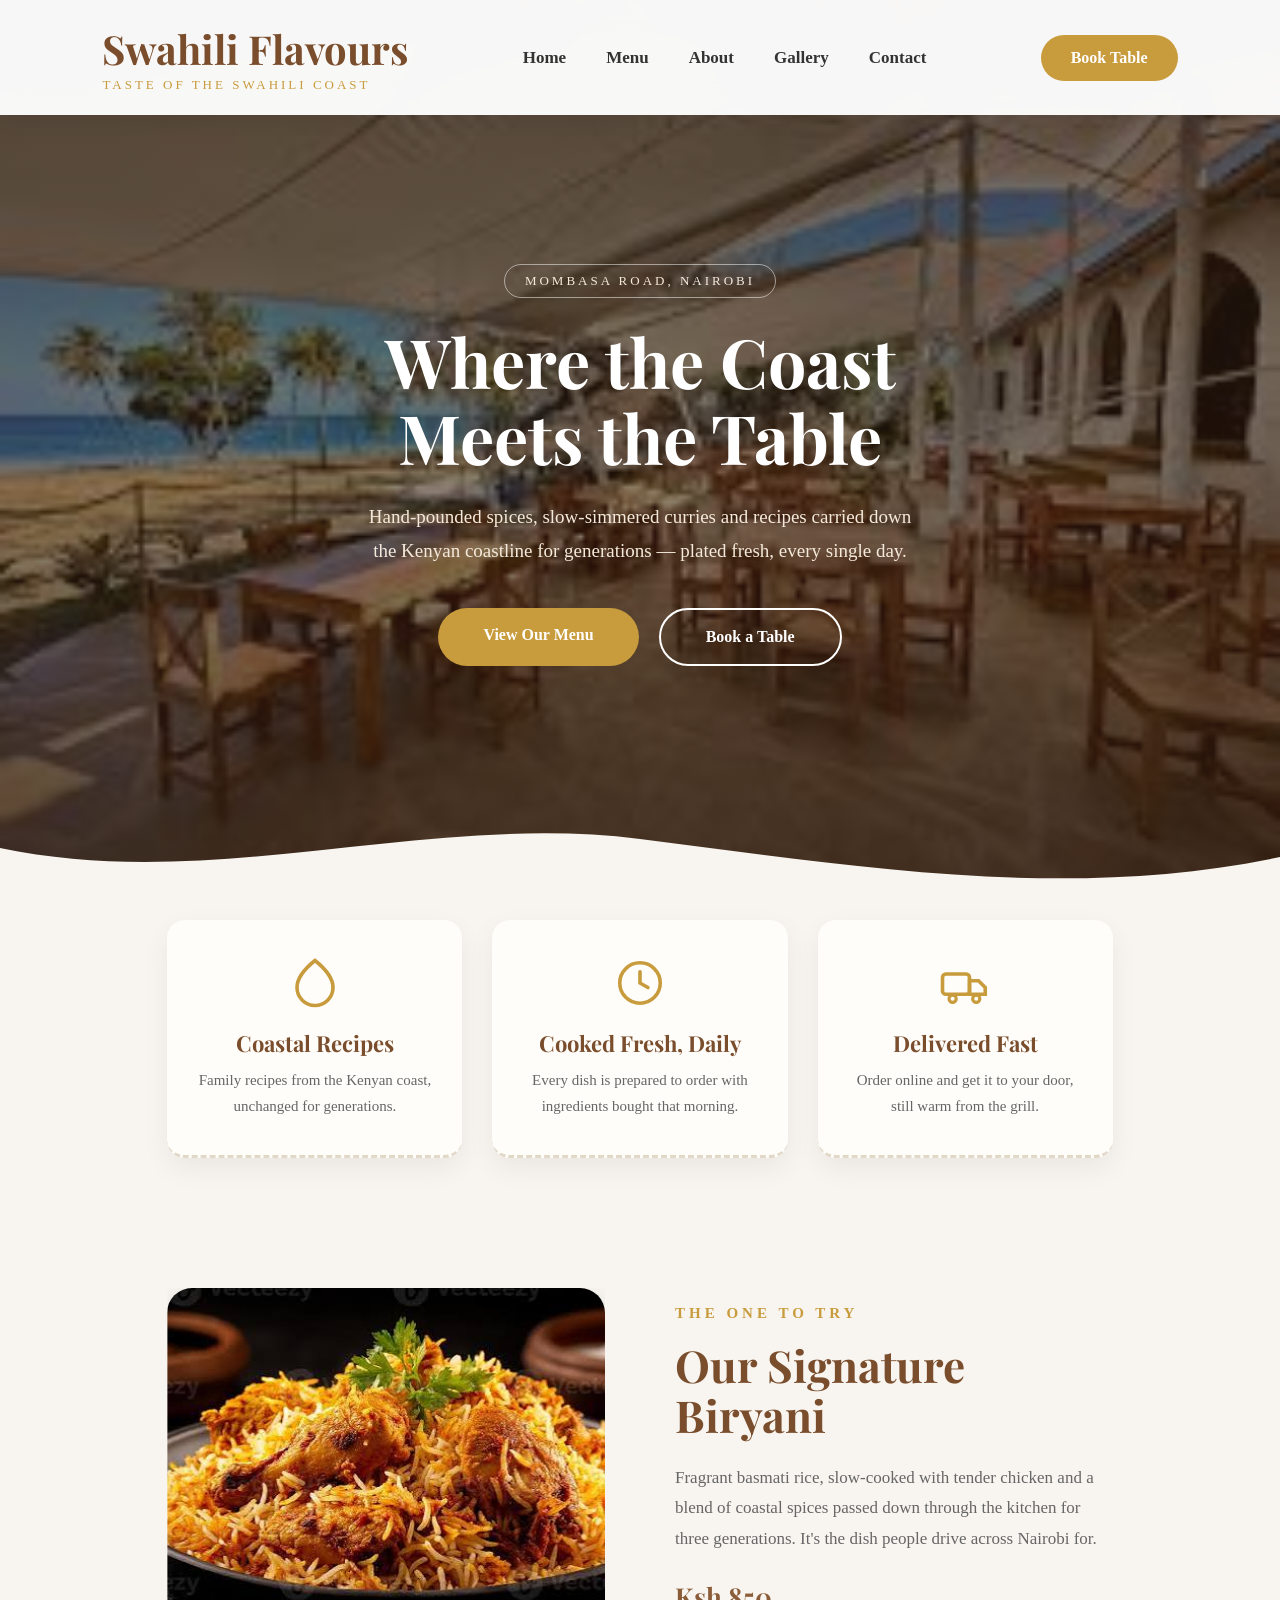
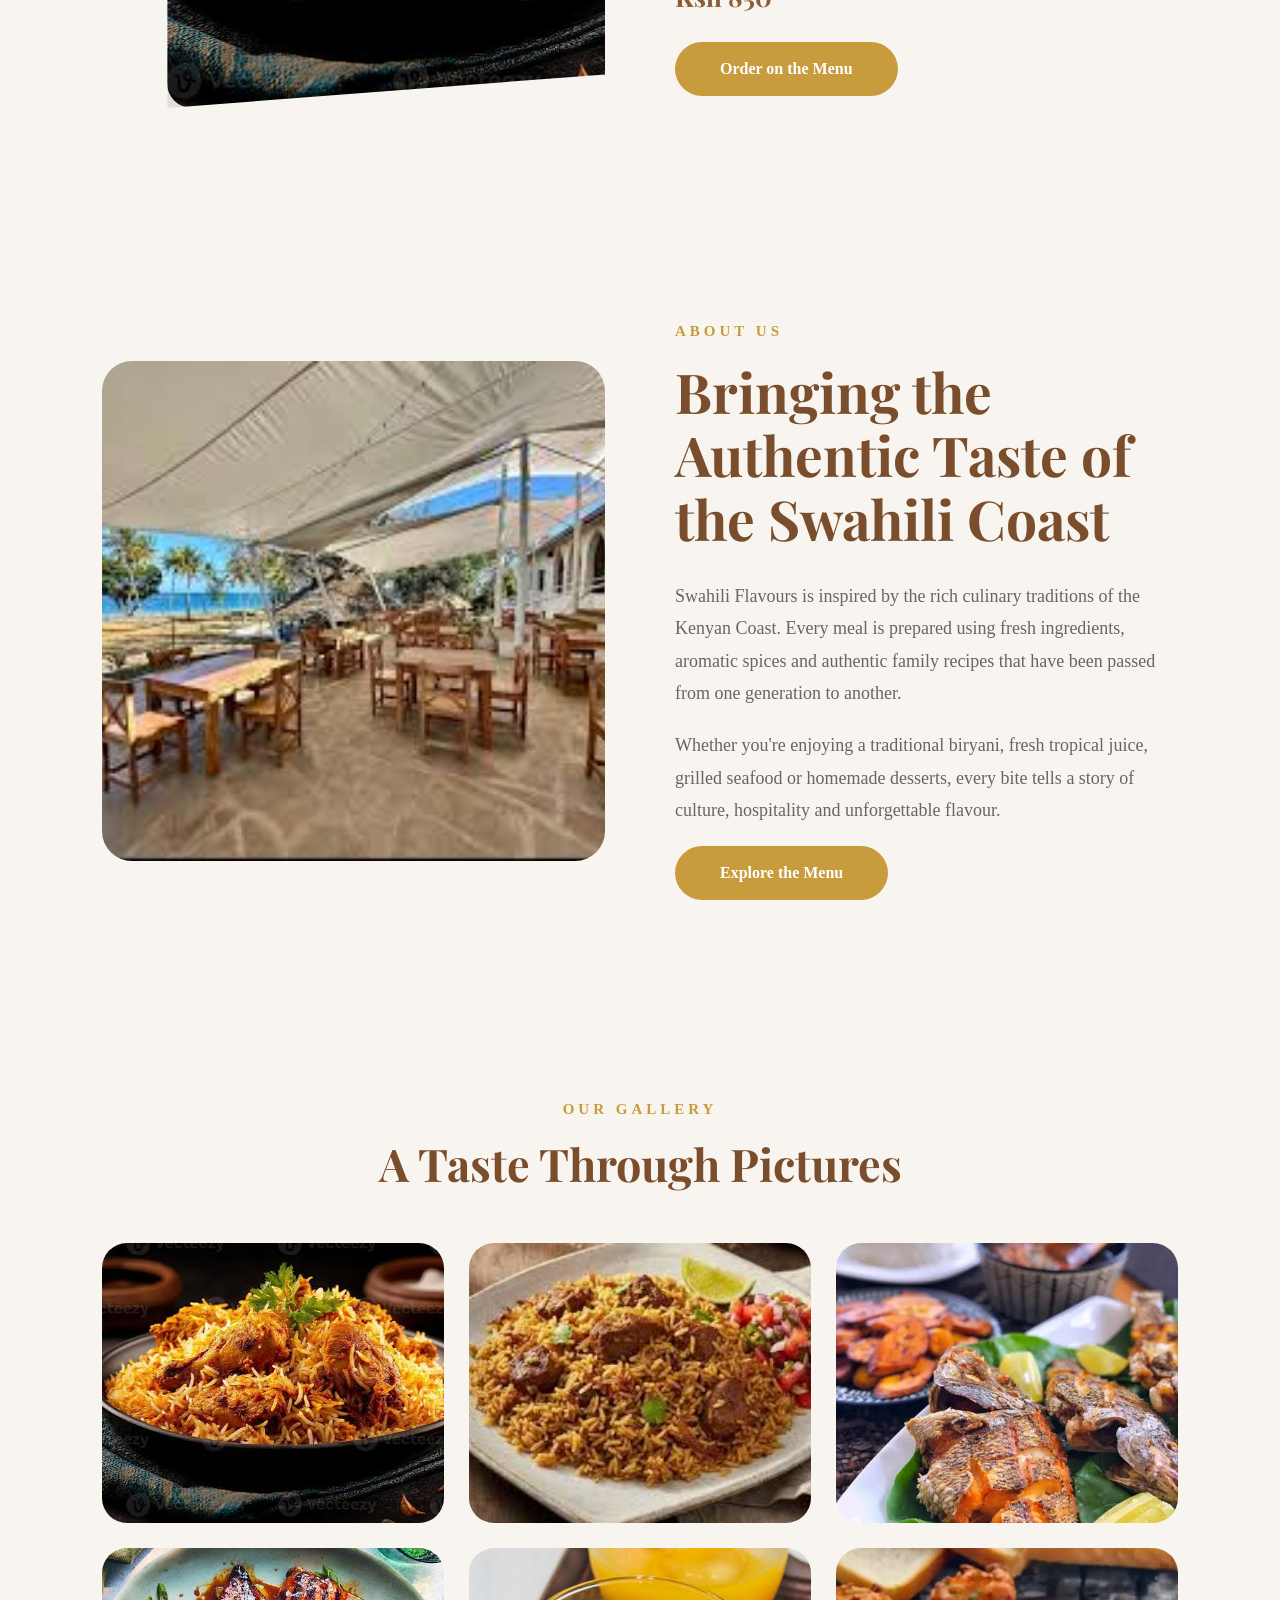
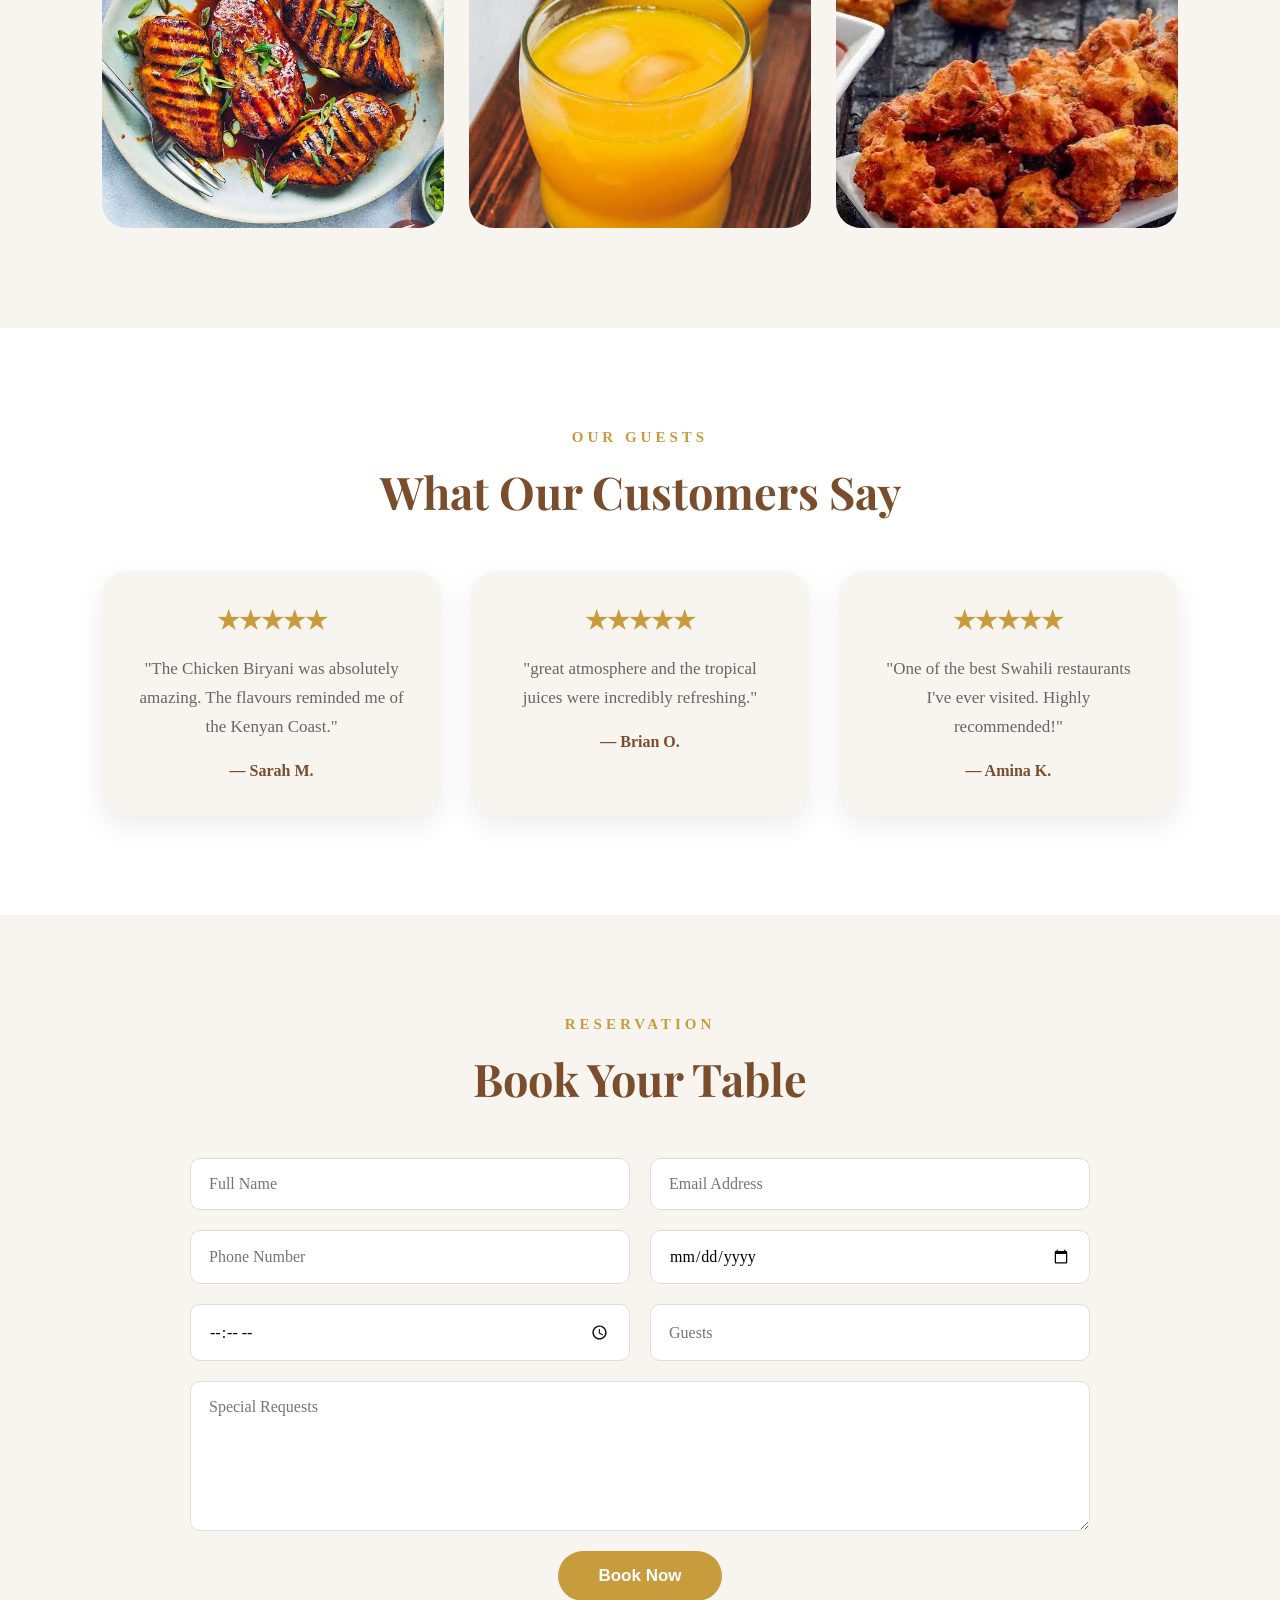
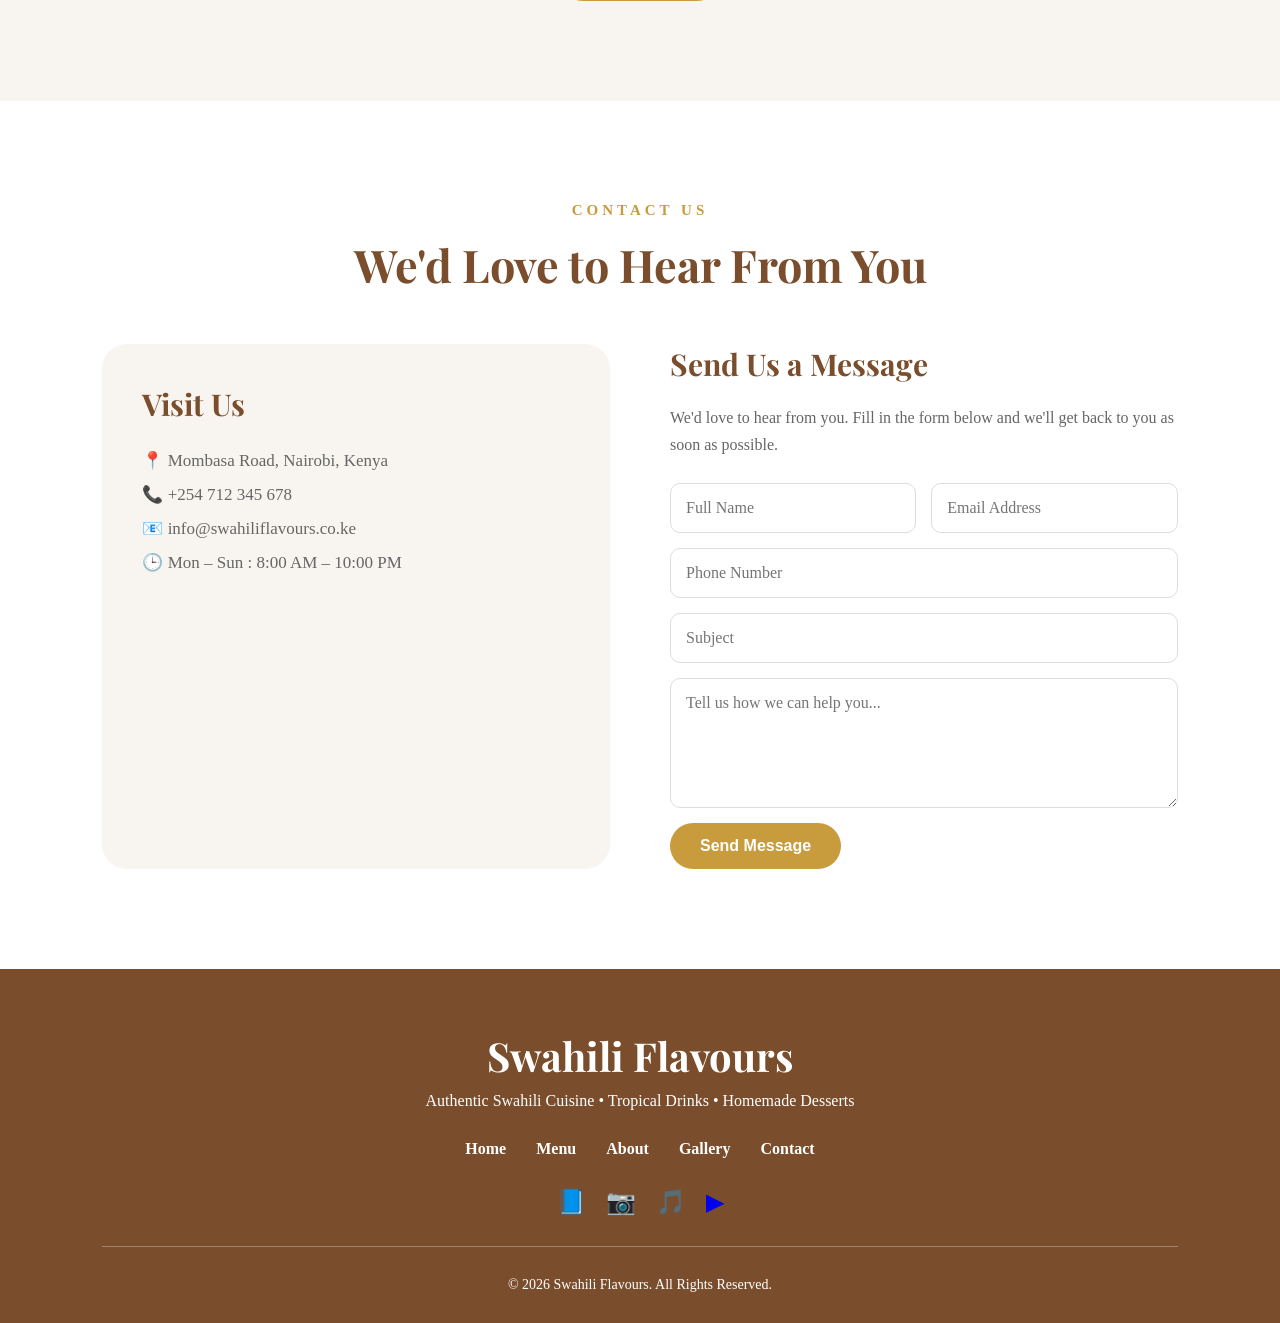
<file: index.html>
<!DOCTYPE html>
<html lang="en">

<head>
    <meta charset="UTF-8">
    <meta name="viewport" content="width=device-width, initial-scale=1.0">

    <title>Swahili Flavours — Taste of the Swahili Coast</title>

    <!-- Google Fonts -->
    <link rel="preconnect" href="https://fonts.googleapis.com">
    <link rel="preconnect" href="https://fonts.gstatic.com" crossorigin>

    <link href="https://fonts.googleapis.com/css2?family=Playfair+Display:wght@600;700&family=Poppins:wght@300;400;500;600&display=swap" rel="stylesheet">

    <!-- CSS -->
    <link rel="stylesheet" href="style.css">
    <link rel="stylesheet" href="home.css">
</head>

<body>

    <!-- ================= NAVIGATION ================= -->

    <header class="navbar">

        <div class="logo">
            <h2>Swahili Flavours</h2>
            <span>Taste of the Swahili Coast</span>
        </div>

        <nav>
            <ul class="nav-links" id="navLinks">
                <li><a href="index.html">Home</a></li>
                <li><a href="menu.html">Menu</a></li>
                <li><a href="#about">About</a></li>
                <li><a href="#gallery">Gallery</a></li>
                <li><a href="#contact">Contact</a></li>
                <li class="mobile-only-cta"><a href="#reservation">Book Table</a></li>
            </ul>
        </nav>

        <a href="#reservation" class="book-btn">Book Table</a>

        <button class="hamburger" id="hamburgerBtn" aria-label="Toggle menu" aria-expanded="false">
            <span></span><span></span><span></span>
        </button>

    </header>

    <div class="nav-backdrop" id="navBackdrop"></div>


    <!-- ================= HOME HERO ================= -->

    <section class="home-hero" id="home">

        <div class="home-hero-overlay"></div>

        <div class="home-hero-content">

            <span class="home-hero-badge">Mombasa Road, Nairobi</span>

            <h1>Where the Coast<br>Meets the Table</h1>

            <p>
                Hand-pounded spices, slow-simmered curries and recipes carried
                down the Kenyan coastline for generations — plated fresh,
                every single day.
            </p>

            <div class="home-hero-ctas">
                <a href="menu.html" class="hero-btn">View Our Menu</a>
                <a href="#reservation" class="hero-btn hero-btn-outline">Book a Table</a>
            </div>

        </div>

        <svg class="hero-wave" viewBox="0 0 1440 100" preserveAspectRatio="none" xmlns="http://www.w3.org/2000/svg">
            <path d="M0,40 C240,90 480,0 720,30 C960,60 1200,100 1440,50 L1440,100 L0,100 Z" fill="#F8F5F0"></path>
        </svg>

    </section>


    <!-- ================= HIGHLIGHTS ================= -->

    <section class="home-highlights">

        <div class="highlight-card">
            <div class="highlight-icon">
                <svg viewBox="0 0 24 24" fill="none" xmlns="http://www.w3.org/2000/svg">
                    <path d="M12 2C7 6 4 10 4 14a8 8 0 0016 0c0-4-3-8-8-12z" stroke="currentColor" stroke-width="1.6"/>
                </svg>
            </div>
            <h3>Coastal Recipes</h3>
            <p>Family recipes from the Kenyan coast, unchanged for generations.</p>
        </div>

        <div class="highlight-card">
            <div class="highlight-icon">
                <svg viewBox="0 0 24 24" fill="none" xmlns="http://www.w3.org/2000/svg">
                    <circle cx="12" cy="12" r="9" stroke="currentColor" stroke-width="1.6"/>
                    <path d="M12 7v5l3.5 2" stroke="currentColor" stroke-width="1.6" stroke-linecap="round"/>
                </svg>
            </div>
            <h3>Cooked Fresh, Daily</h3>
            <p>Every dish is prepared to order with ingredients bought that morning.</p>
        </div>

        <div class="highlight-card">
            <div class="highlight-icon">
                <svg viewBox="0 0 24 24" fill="none" xmlns="http://www.w3.org/2000/svg">
                    <rect x="2" y="8" width="12" height="9" rx="1.5" stroke="currentColor" stroke-width="1.6"/>
                    <path d="M14 11h4l3 3v3h-7z" stroke="currentColor" stroke-width="1.6"/>
                    <circle cx="6.5" cy="19" r="1.6" stroke="currentColor" stroke-width="1.4"/>
                    <circle cx="17" cy="19" r="1.6" stroke="currentColor" stroke-width="1.4"/>
                </svg>
            </div>
            <h3>Delivered Fast</h3>
            <p>Order online and get it to your door, still warm from the grill.</p>
        </div>

    </section>


    <!-- ================= SIGNATURE DISH SPOTLIGHT ================= -->

    <section class="signature-spotlight">

        <div class="spotlight-image">
            <img src="images/biryani.jpg" alt="Signature Swahili Biryani">
        </div>

        <div class="spotlight-text">
            <span>THE ONE TO TRY</span>
            <h2>Our Signature Biryani</h2>
            <p>
                Fragrant basmati rice, slow-cooked with tender chicken and a
                blend of coastal spices passed down through the kitchen for
                three generations. It's the dish people drive across Nairobi for.
            </p>
            <div class="spotlight-price">Ksh 850</div>
            <a href="menu.html" class="hero-btn">Order on the Menu</a>
        </div>

    </section>


    <!-- ================= ABOUT SECTION ================= -->

    <section class="about-section" id="about">

        <div class="about-image">
            <img src="images/hotel.jpg" alt="Swahili Flavours restaurant">
        </div>

        <div class="about-text">
            <span>ABOUT US</span>

            <h2>
                Bringing the Authentic Taste of the Swahili Coast
            </h2>

            <p>
                Swahili Flavours is inspired by the rich culinary traditions of the
                Kenyan Coast. Every meal is prepared using fresh ingredients,
                aromatic spices and authentic family recipes that have been passed
                from one generation to another.
            </p>

            <p>
                Whether you're enjoying a traditional biryani, fresh tropical juice,
                grilled seafood or homemade desserts, every bite tells a story of
                culture, hospitality and unforgettable flavour.
            </p>

            <a href="menu.html" class="hero-btn">Explore the Menu</a>
        </div>

    </section>


    <!-- ================= GALLERY SECTION ================= -->

    <section class="gallery-section" id="gallery">

        <div class="section-title">
            <span>OUR GALLERY</span>
            <h2>A Taste Through Pictures</h2>
        </div>

        <div class="gallery-grid">

            <img src="images/biryani.jpg" alt="Biryani">
            <img src="images/pilau.jpg" alt="Pilau">
            <img src="images/fried fish.jpg" alt="Fried Fish">
            <img src="images/grilled chicken.jpg" alt="Grilled Chicken">
            <img src="images/mango juice.jpg" alt="Mango Juice">
            <img src="images/bhajia.jpg" alt="Bhajia">

        </div>

    </section>


    <!-- ================= REVIEWS SECTION ================= -->

    <section class="reviews-section">

        <div class="section-title">
            <span>OUR GUESTS</span>
            <h2>What Our Customers Say</h2>
        </div>

        <div class="review-container">

            <div class="review-card">
                <h3>★★★★★</h3>

                <p>
                    "The Chicken Biryani was absolutely amazing.
                    The flavours reminded me of the Kenyan Coast."
                </p>

                <h4>— Sarah M.</h4>
            </div>

            <div class="review-card">
                <h3>★★★★★</h3>

                <p>
                    "great atmosphere and the tropical juices
                    were incredibly refreshing."
                </p>

                <h4>— Brian O.</h4>
            </div>

            <div class="review-card">
                <h3>★★★★★</h3>

                <p>
                    "One of the best Swahili restaurants I've ever visited.
                    Highly recommended!"
                </p>

                <h4>— Amina K.</h4>
            </div>

        </div>

    </section>


    <!-- ================= RESERVATION SECTION ================= -->

    <section class="reservation-section" id="reservation">

        <div class="section-title">
            <span>RESERVATION</span>
            <h2>Book Your Table</h2>
        </div>

        <form class="booking-form" id="reservationForm">

            <input type="text" id="resName" placeholder="Full Name" required>

            <input type="email" id="resEmail" placeholder="Email Address">

            <input type="tel" id="resPhone" placeholder="Phone Number" required>

            <input type="date" id="resDate" required>

            <input type="time" id="resTime" required>

            <input type="number" id="resGuests" placeholder="Guests" min="1" required>

            <textarea id="resNotes" placeholder="Special Requests"></textarea>

            <button type="submit">Book Now</button>

        </form>

    </section>

    <!-- ================= CONTACT SECTION ================= -->

    <section class="contact-section" id="contact">

        <div class="section-title">

            <span>CONTACT US</span>

            <h2>We'd Love to Hear From You</h2>

        </div>

        <div class="contact-container">

            <div class="contact-info">

                <h3>Visit Us</h3>

                <p>📍 Mombasa Road, Nairobi, Kenya</p>

                <p>📞 +254 712 345 678</p>

                <p>📧 info@swahiliflavours.co.ke</p>

                <p>🕒 Mon – Sun : 8:00 AM – 10:00 PM</p>

            </div>


            <div class="contact-form">

                <h3>Send Us a Message</h3>

                <p>
                    We'd love to hear from you. Fill in the form below
                    and we'll get back to you as soon as possible.
                </p>

                <form>

                    <div class="input-row">

                        <input type="text" placeholder="Full Name">

                        <input type="email" placeholder="Email Address">

                    </div>

                    <input type="text" placeholder="Phone Number">

                    <input type="text" placeholder="Subject">

                    <textarea placeholder="Tell us how we can help you..."></textarea>

                    <button type="submit">Send Message</button>

                </form>

            </div>

        </div>
    </section>

    <!-- ================= FOOTER ================= -->

    <footer class="footer">

        <h2>Swahili Flavours</h2>

        <p>
            Authentic Swahili Cuisine • Tropical Drinks • Homemade Desserts
        </p>

        <div class="footer-links">

            <a href="index.html">Home</a>
            <a href="menu.html">Menu</a>
            <a href="#about">About</a>
            <a href="#gallery">Gallery</a>
            <a href="#contact">Contact</a>

        </div>

        <div class="social">

            <a href="#">📘</a>
            <a href="#">📷</a>
            <a href="#">🎵</a>
            <a href="#">▶</a>

        </div>

        <hr>

        <p class="copyright">
            © 2026 Swahili Flavours. All Rights Reserved.
        </p>

    </footer>

    <!-- ================= RESERVATION LOADING OVERLAY ================= -->
    <div class="overlay" id="resLoadingOverlay">
        <div class="spinner"></div>
        <p>Checking the table for you…</p>
    </div>

    <!-- ================= RESERVATION SUCCESS OVERLAY ================= -->
    <div class="overlay" id="resSuccessOverlay">
        <div class="stamp">✓ Booked</div>
        <h2>Table Reserved!</h2>
        <p id="resSuccessMsg">Thank you! Your table is booked.</p>
        <p class="redirect-note">Taking you to the menu…</p>
    </div>

    <script src="nav.js"></script>
    <script src="reservation.js"></script>

</body>
</html>
</file>
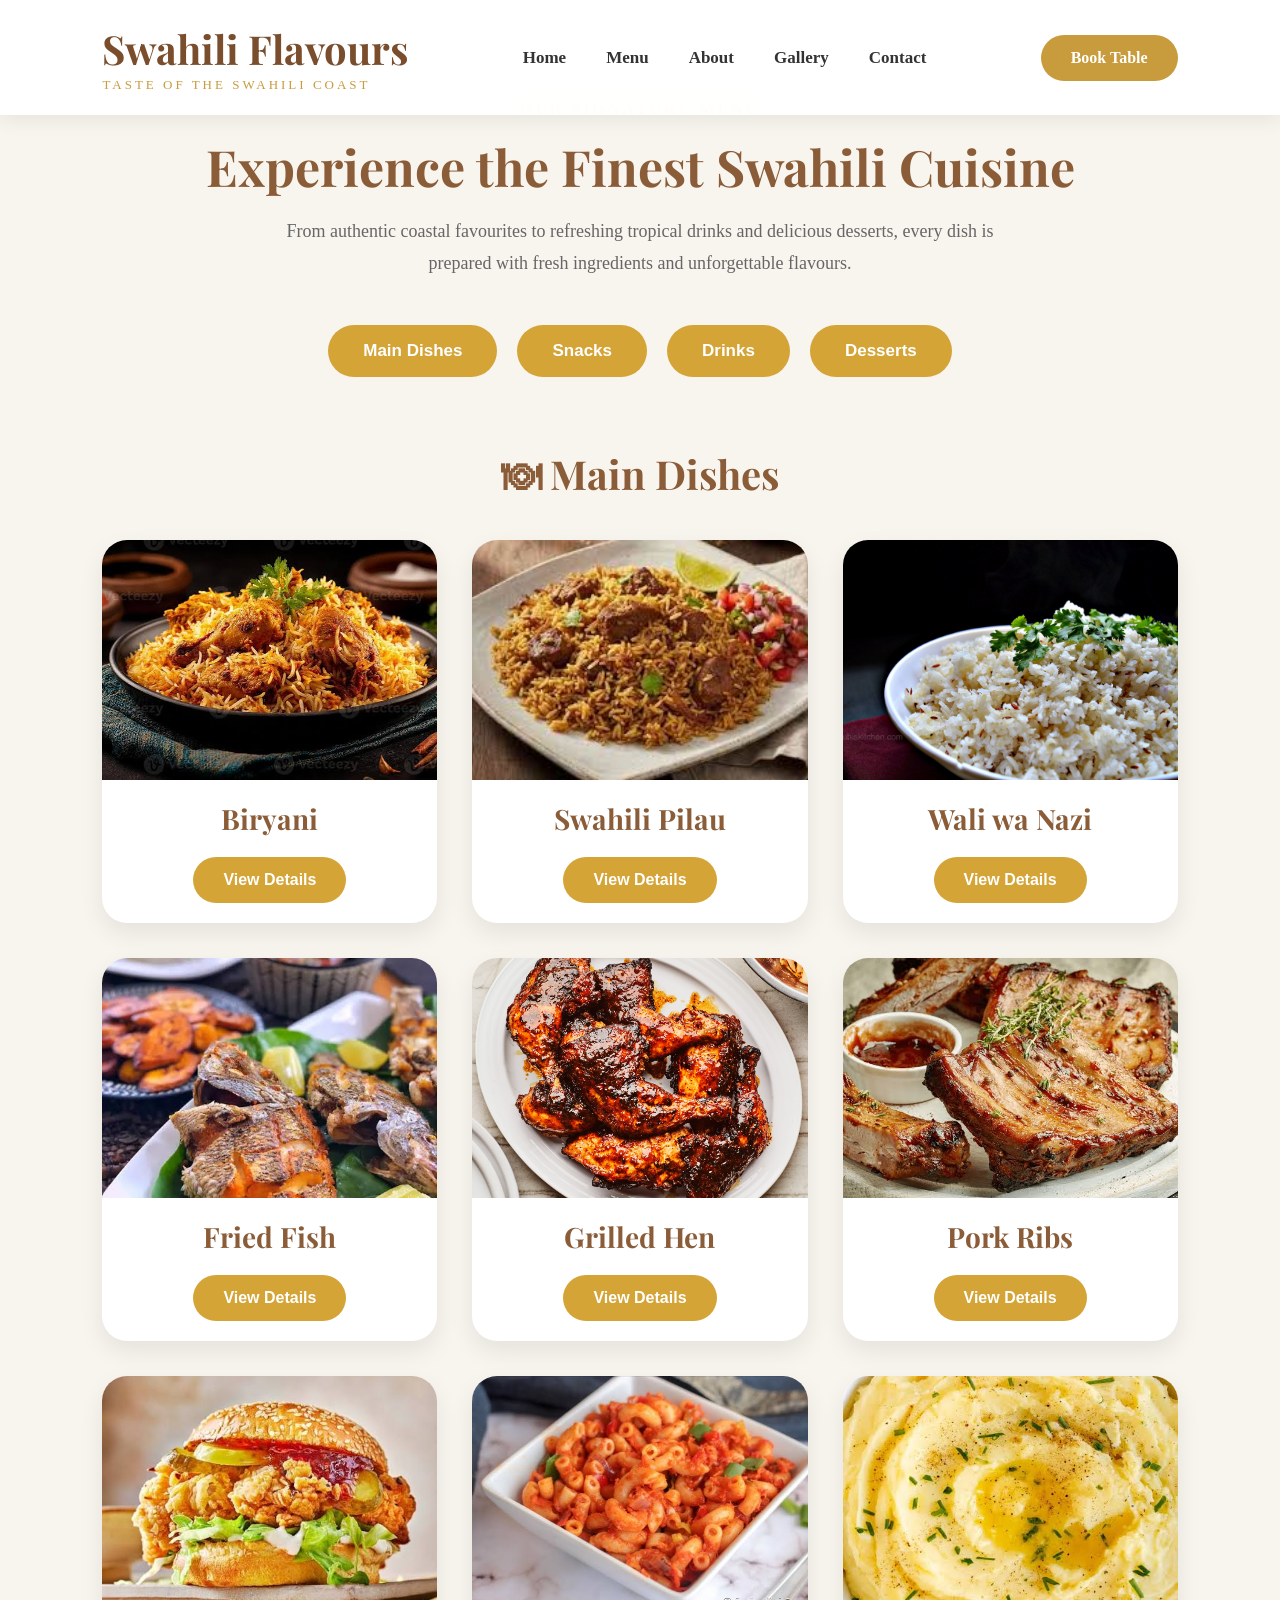
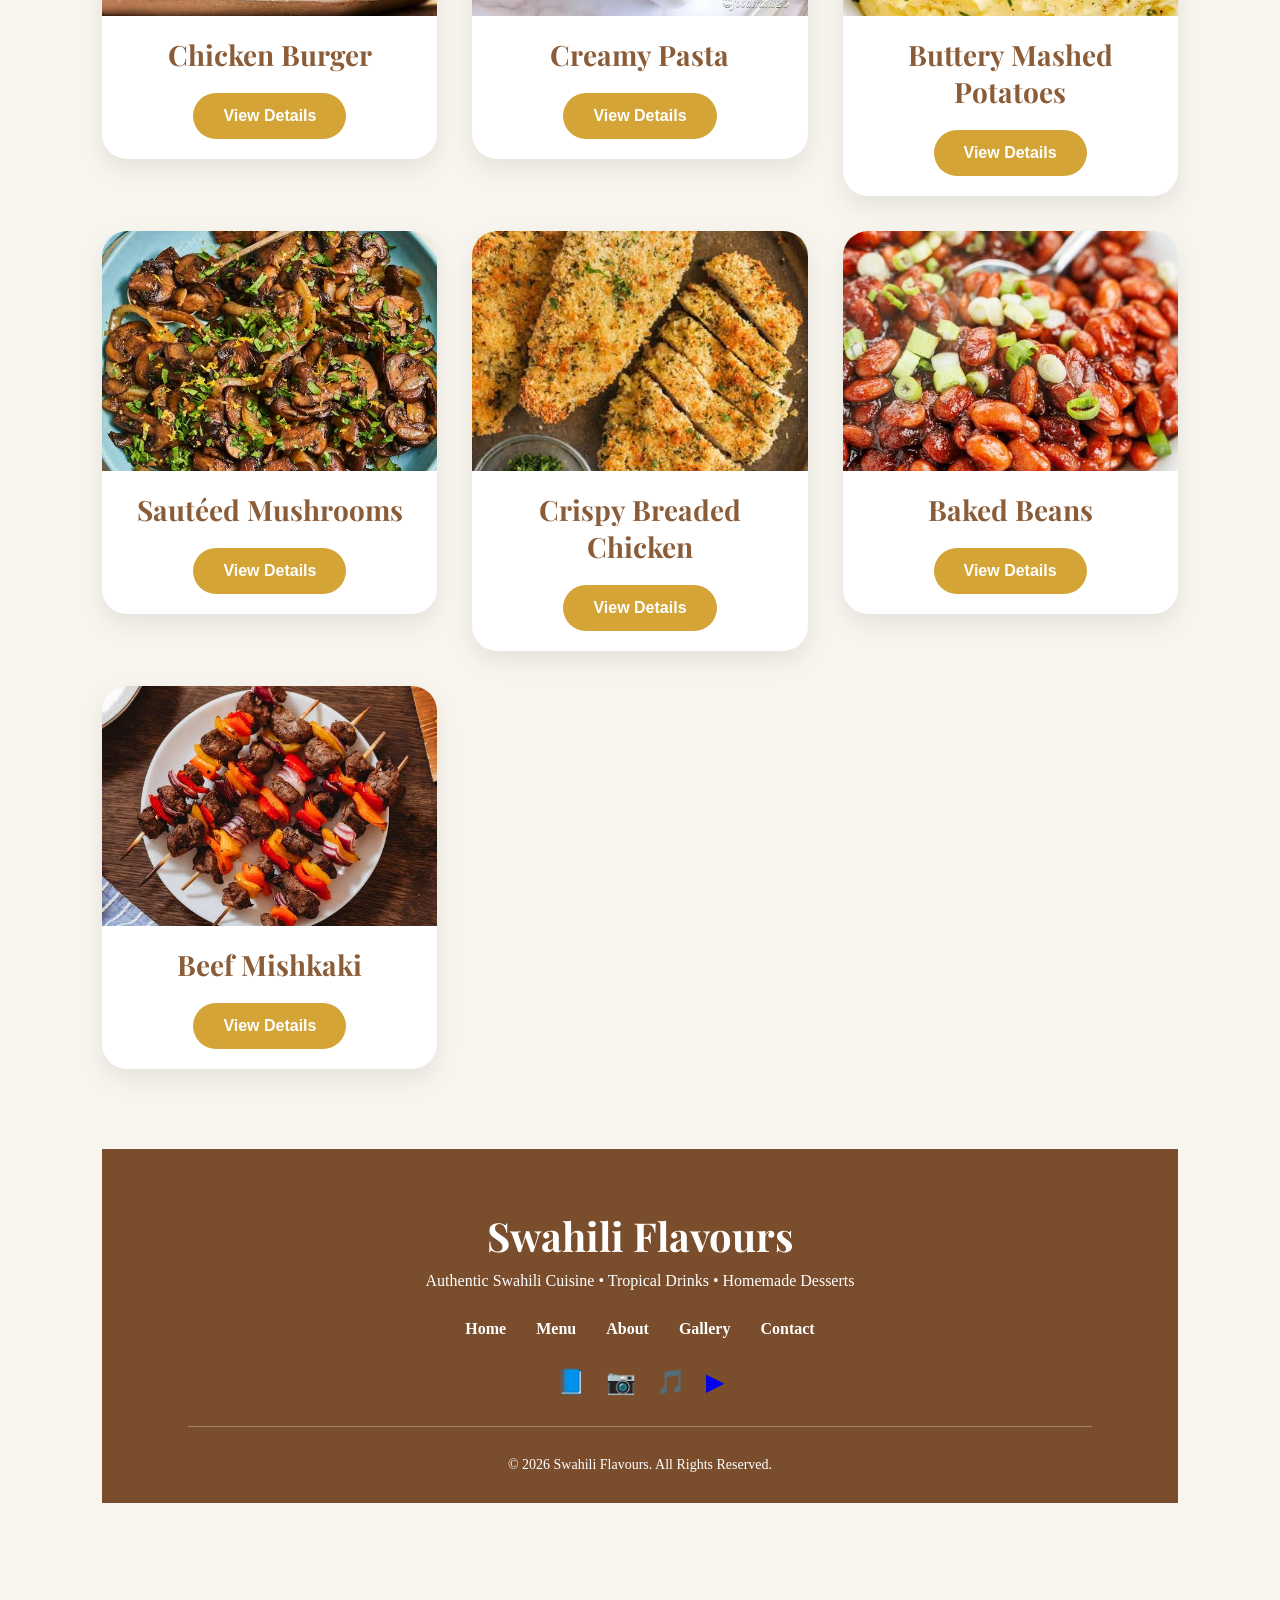
<file: menu.html>
<!DOCTYPE html>
<html lang="en">

<head>
    <meta charset="UTF-8">
    <meta name="viewport" content="width=device-width, initial-scale=1.0">

    <title>Menu — Swahili Flavours</title>

    <!-- Google Fonts -->
    <link rel="preconnect" href="https://fonts.googleapis.com">
    <link rel="preconnect" href="https://fonts.gstatic.com" crossorigin>

    <link href="https://fonts.googleapis.com/css2?family=Playfair+Display:wght@600;700&family=Poppins:wght@300;400;500;600&display=swap" rel="stylesheet">

    <!-- CSS -->
    <link rel="stylesheet" href="style.css">
</head>

<body>

    <!-- ================= NAVIGATION ================= -->

<header class="navbar">

    <div class="logo">
        <h2>Swahili Flavours</h2>
        <span>Taste of the Swahili Coast</span>
    </div>

    <nav>

        <ul class="nav-links" id="navLinks">

            <li><a href="index.html">Home</a></li>

            <li><a href="menu.html">Menu</a></li>

            <li><a href="index.html#about">About</a></li>

            <li><a href="index.html#gallery">Gallery</a></li>

            <li><a href="index.html#contact">Contact</a></li>

            <li class="mobile-only-cta"><a href="index.html#reservation">Book Table</a></li>

        </ul>

    </nav>

   <a href="index.html#reservation" class="book-btn">Book Table</a>

   <button class="hamburger" id="hamburgerBtn" aria-label="Toggle menu" aria-expanded="false">
       <span></span><span></span><span></span>
   </button>

</header>

<div class="nav-backdrop" id="navBackdrop"></div>


<section class="signature-menu" id="menu">

    <div class="menu-header">

        <span>OUR SIGNATURE MENU</span>

        <h2>Experience the Finest Swahili Cuisine</h2>

        <p>
            From authentic coastal favourites to refreshing tropical drinks
            and delicious desserts, every dish is prepared with fresh
            ingredients and unforgettable flavours.
        </p>

    </div>


    <!-- CATEGORY BUTTONS -->

    <div class="category-buttons">

        <button onclick="showCategory('main')">
            Main Dishes
        </button>

        <button onclick="showCategory('snacks')">
            Snacks
        </button>

        <button onclick="showCategory('drinks')">
            Drinks
        </button>

        <button onclick="showCategory('desserts')">
            Desserts
        </button>

    </div>


<!--================ MAIN DISHES ================-->
<div class="menu-category" id="main">
     <h3>🍽 Main Dishes</h3>

    <div class="menu-grid">
        <!-- Main dishes cards -->


<!-- Biryani -->

<div class="menu-card">

<img src="images/biryani.jpg">

<h4> Biryani</h4>

<button class="view-btn">View Details</button>

<div class="menu-details">

<p>
Fragrant basmati rice cooked with tender chicken,
coastal spices and herbs for an unforgettable Swahili taste.
</p>

<h5>Ksh 850</h5>

<a href="#" class="order-btn">Order Now</a>

</div>

</div>



<!-- Swahili Pilau -->

<div class="menu-card">

<img src="images/pilau.jpg">

<h4>Swahili Pilau</h4>

<button class="view-btn">View Details</button>

<div class="menu-details">

<p>
Perfectly spiced pilau rice served with succulent beef and fresh kachumbari.
</p>

<h5>Ksh 700</h5>

<a href="#" class="order-btn">Order Now</a>

</div>

</div>

<!-- Wali wa Nazi -->

<div class="menu-card">

<img src="images/wali wa nazi.jpg">

<h4>Wali wa Nazi</h4>

<button class="view-btn">View Details</button>

<div class="menu-details">

<p>
Creamy coconut rice served with delicious Swahili curry.
</p>

<h5>Ksh 650</h5>

<a href="#" class="order-btn">Order Now</a>

</div>

</div>

<!-- Fried Fish -->

<div class="menu-card">

<img src="images/fried fish.jpg">

<h4>Fried Fish</h4>

<button class="view-btn">View Details</button>

<div class="menu-details">

<p>
Golden fried whole tilapia served with ugali and fresh kachumbari.
</p>

<h5>Ksh 950</h5>

<a href="#" class="order-btn">Order Now</a>

</div>

</div>

<!-- Grilled Hen -->

<div class="menu-card">

<img src="images/Grilled hen.jpg">

<h4>Grilled Hen</h4>

<button class="view-btn">View Details</button>

<div class="menu-details">

<p>
Charcoal grilled country chicken seasoned with authentic Swahili spices.
</p>

<h5>Ksh 1100</h5>

<a href="#" class="order-btn">Order Now</a>

</div>

</div>



<!-- Pork Ribs -->

<div class="menu-card">

<img src="images/pork ribs.jpg">

<h4>Pork Ribs</h4>

<button class="view-btn">View Details</button>

<div class="menu-details">

<p>
Slow-cooked pork ribs glazed with our homemade barbecue sauce.
</p>

<h5>Ksh 1200</h5>

<a href="#" class="order-btn">Order Now</a>

</div>

</div>



<!-- Chicken Burger -->

<div class="menu-card">

<img src="images/chicken burger.jpg">

<h4>Chicken Burger</h4>

<button class="view-btn">View Details</button>

<div class="menu-details">

<p>
Juicy crispy chicken burger served with fries and fresh salad.
</p>

<h5>Ksh 800</h5>

<a href="#" class="order-btn">Order Now</a>

</div>

</div>



<!-- Pasta -->

<div class="menu-card">

<img src="images/pasta.jpg">

<h4>Creamy Pasta</h4>

<button class="view-btn">View Details</button>

<div class="menu-details">

<p>
Rich creamy pasta tossed with herbs, vegetables and parmesan cheese.
</p>

<h5>Ksh 750</h5>

<a href="#" class="order-btn">Order Now</a>

</div>

</div>



<!--  Buttery Mashed Potatoes -->

<div class="menu-card">

<img src="images/buttery mashed potatoes.jpg">

<h4>Buttery Mashed Potatoes</h4>

<button class="view-btn">View Details</button>

<div class="menu-details">

<p>
Creamy buttery mashed potatoes served with grilled meat.
</p>

<h5>Ksh 650</h5>

<a href="#" class="order-btn">Order Now</a>

</div>

</div>



<!-- Mushrooms -->

<div class="menu-card">

<img src="images/sauteed mushrooms.jpg">

<h4>Sautéed Mushrooms</h4>

<button class="view-btn">View Details</button>

<div class="menu-details">

<p>
Fresh mushrooms sautéed in garlic butter and herbs.
</p>

<h5>Ksh 600</h5>

<a href="#" class="order-btn">Order Now</a>

</div>

</div>



<!-- Crispy Chicken -->

<div class="menu-card">

<img src="images/crispy breaded chicken.jpg">

<h4>Crispy Breaded Chicken</h4>

<button class="view-btn">View Details</button>

<div class="menu-details">

<p>
Crunchy golden chicken fillets served with fries.
</p>

<h5>Ksh 900</h5>

<a href="#" class="order-btn">Order Now</a>

</div>

</div>



<!-- Baked Beans -->

<div class="menu-card">

<img src="images/baked beans.jpg">

<h4>Baked Beans</h4>

<button class="view-btn">View Details</button>

<div class="menu-details">

<p>
Slow-cooked baked beans in rich tomato sauce served with toast.
</p>

<h5>Ksh 500</h5>

<a href="#" class="order-btn">Order Now</a>

</div>

</div>



<!-- Beef Mishkaki -->

<div class="menu-card">

<img src="images/beef mishkaki.jpg">

<h4>Beef Mishkaki</h4>

<button class="view-btn">View Details</button>

<div class="menu-details">

<p>
Tender charcoal grilled beef skewers served with kachumbari.
</p>

<h5>Ksh 950</h5>

<a href="#" class="order-btn">Order Now</a>

   </div>

</div><!-- END menu-grid -->

</div>   <!-- END Main Dishes -->

</div>   <!-- END main category wrapper -->

  <!--================ SNACKS ================-->

<div class="menu-category" id="snacks">

<h3>🥪 Snacks</h3>

<div class="menu-grid">


<!-- Bhajia -->

<div class="menu-card">

<img src="images/bhajia.jpg">

<h4>Potato Bhajia</h4>

<button class="view-btn">View Details</button>

<div class="menu-details">

<p>
Crispy potato slices coated with a special blend of Swahili spices
and fried until golden and delicious.
</p>

<h5>Ksh 250</h5>

<a href="#" class="order-btn">Order Now</a>

</div>

</div>



<!-- Chapati -->

<div class="menu-card">

<img src="images/chapati.jpg">

<h4>Soft Chapati</h4>

<button class="view-btn">View Details</button>

<div class="menu-details">

<p>
Freshly prepared soft layered chapati made with quality ingredients,
perfect with tea or any stew.
</p>

<h5>Ksh 50</h5>

<a href="#" class="order-btn">Order Now</a>

</div>

</div>



<!-- Mahamri -->

<div class="menu-card">

<img src="images/mahamri.jpg">

<h4>Swahili Mahamri</h4>

<button class="view-btn">View Details</button>

<div class="menu-details">

<p>
Traditional coconut-flavoured Swahili doughnuts
with a soft and fluffy texture.
</p>

<h5>Ksh 80</h5>

<a href="#" class="order-btn">Order Now</a>

</div>

</div>



<!-- Samosa Roll -->

<div class="menu-card">

<img src="images/samosa roll.jpg">

<h4>Samosa Roll</h4>

<button class="view-btn">View Details</button>

<div class="menu-details">

<p>
Crunchy rolled samosa filled with deliciously seasoned meat
and fresh spices.
</p>

<h5>Ksh 150</h5>

<a href="#" class="order-btn">Order Now</a>

</div>

</div>



<!-- Potato Wedges -->

<div class="menu-card">

<img src="images/potato wedges.jpg">

<h4>Potato Wedges</h4>

<button class="view-btn">View Details</button>

<div class="menu-details">

<p>
Golden crispy potato wedges served with our special homemade sauce.
</p>

<h5>Ksh 300</h5>

<a href="#" class="order-btn">Order Now</a>

</div>

</div>



<!-- Plain Fries -->

<div class="menu-card">

<img src="images/plain fries.jpg">

<h4>Plain Fries</h4>

<button class="view-btn">View Details</button>

<div class="menu-details">

<p>
Fresh crispy French fries prepared perfectly
and served hot.
</p>

<h5>Ksh 200</h5>

<a href="#" class="order-btn">Order Now</a>

</div>

</div>



<!-- Pizza -->

<div class="menu-card">

<img src="images/pizza.jpg">

<h4> Pizza</h4>

<button class="view-btn">View Details</button>

<div class="menu-details">

<p>
Delicious homemade pizza topped with cheese,
vegetables and your favourite toppings.
</p>

<h5>Ksh 800</h5>

<a href="#" class="order-btn">Order Now</a>

</div>

</div>



<!-- Masala Fries -->

<div class="menu-card">

<img src="images/masala fries.jpg">

<h4>Masala Fries</h4>

<button class="view-btn">View Details</button>

<div class="menu-details">

<p>
Crispy fries tossed with special masala spices
for a rich Swahili flavour.
</p>

<h5>Ksh 350</h5>

<a href="#" class="order-btn">Order Now</a>

</div>

</div>



<!-- Vegetable Samosa -->

<div class="menu-card">

<img src="images/vegetable samosa.jpg">

<h4>Vegetable Samosa</h4>

<button class="view-btn">View Details</button>

<div class="menu-details">

<p>
Crispy pastry filled with tasty mixed vegetables
and aromatic spices.
</p>

<h5>Ksh 100</h5>

<a href="#" class="order-btn">Order Now</a>

</div>

</div>


</div>

</div>

       <!--================ DRINKS ================-->

<div class="menu-category" id="drinks">

<h3>🥤 Drinks</h3>

<div class="menu-grid">


<!-- Mango Juice -->

<div class="menu-card">

<img src="images/mango juice.jpg">

<h4>Fresh Mango Juice</h4>

<button class="view-btn">View Details</button>

<div class="menu-details">

<p>
Refreshing fresh mango juice made from ripe tropical mangoes,
perfectly blended for a sweet natural taste.
</p>

<h5>Ksh 200</h5>

<a href="#" class="order-btn">Order Now</a>

</div>

</div>



<!-- Pineapple Ginger Juice -->

<div class="menu-card">

<img src="images/pineapple ginger juice.jpg">

<h4>Pineapple Ginger Juice</h4>

<button class="view-btn">View Details</button>

<div class="menu-details">

<p>
A refreshing combination of sweet pineapple and spicy ginger
for a healthy tropical drink.
</p>

<h5>Ksh 250</h5>

<a href="#" class="order-btn">Order Now</a>

</div>

</div>



<!-- Coconut Juice -->

<div class="menu-card">

<img src="images/coconut juice.jpg">

<h4>Fresh Coconut Juice</h4>

<button class="view-btn">View Details</button>

<div class="menu-details">

<p>
Cool and refreshing coconut juice served fresh
with a natural tropical flavour.
</p>

<h5>Ksh 300</h5>

<a href="#" class="order-btn">Order Now</a>

</div>

</div>



<!--  Iced Hibiscus Tea -->

<div class="menu-card">

<img src="images/iced hibiscus tea.jpg">

<h4>Iced Hibiscus Tea</h4>

<button class="view-btn">View Details</button>

<div class="menu-details">

<p>
A chilled hibiscus flower tea infused with refreshing flavours
and served cold.
</p>

<h5>Ksh 250</h5>

<a href="#" class="order-btn">Order Now</a>

</div>

</div>



<!-- Masala Tea -->

<div class="menu-card">

<img src="images/masala tea.jpg">

<h4>Swahili Masala Tea</h4>

<button class="view-btn">View Details</button>

<div class="menu-details">

<p>
Traditional spiced tea prepared with aromatic spices,
milk and authentic Swahili flavours.
</p>

<h5>Ksh 150</h5>

<a href="#" class="order-btn">Order Now</a>

</div>

</div>



<!-- Passion Juice -->

<div class="menu-card">

<img src="images/passion juice.jpg">

<h4>Fresh Passion Juice</h4>

<button class="view-btn">View Details</button>

<div class="menu-details">

<p>
Sweet and refreshing passion fruit juice made from fresh
passion fruits.
</p>

<h5>Ksh 200</h5>

<a href="#" class="order-btn">Order Now</a>

</div>

</div>



<!-- Cocktail -->

<div class="menu-card">

<img src="images/cocktail.jpg">

<h4>Tropical Cocktail</h4>

<button class="view-btn">View Details</button>

<div class="menu-details">

<p>
A colourful blend of tropical fruits mixed into a refreshing
signature restaurant cocktail.
</p>

<h5>Ksh 450</h5>

<a href="#" class="order-btn">Order Now</a>

</div>

</div>



<!-- Fresh Lime Juice -->

<div class="menu-card">

<img src="images/fresh lime juice.jpg">

<h4>Fresh Lime Juice</h4>

<button class="view-btn">View Details</button>

<div class="menu-details">

<p>
Refreshing lime juice with a perfect balance of sweetness
and citrus flavour.
</p>

<h5>Ksh 180</h5>

<a href="#" class="order-btn">Order Now</a>

</div>

</div>



<!-- Ginger Juice -->

<div class="menu-card">

<img src="images/ginger juice.jpg">

<h4>Fresh Ginger Juice</h4>

<button class="view-btn">View Details</button>

<div class="menu-details">

<p>
A healthy refreshing ginger drink with a strong natural flavour
and tropical twist.
</p>

<h5>Ksh 220</h5>

<a href="#" class="order-btn">Order Now</a>

</div>

</div>


</div>

</div>
<!--================ DESSERTS ================-->

<div class="menu-category" id="desserts">

<h3>🍰 Desserts</h3>

<div class="menu-grid">


<!-- Rainbow Ice Cream -->

<div class="menu-card">

<img src="images/rainbow ice cream.jpg">

<h4>Rainbow Ice Cream</h4>

<button class="view-btn">View Details</button>

<div class="menu-details">

<p>
A colourful creamy ice cream dessert with different flavours
combined to create a sweet and refreshing treat.
</p>

<h5>Ksh 350</h5>

<a href="#" class="order-btn">Order Now</a>

</div>

</div>



<!-- Cheese Biscuits -->

<div class="menu-card">

<img src="images/cheese biscuits.jpg">

<h4>Cheese Biscuits</h4>

<button class="view-btn">View Details</button>

<div class="menu-details">

<p>
Crunchy homemade cheese biscuits prepared with quality
ingredients and a rich cheesy flavour.
</p>

<h5>Ksh 200</h5>

<a href="#" class="order-btn">Order Now</a>

</div>

</div>



<!-- Cheese Cake -->

<div class="menu-card">

<img src="images/cheese cake.jpg">

<h4> Cheese Cake</h4>

<button class="view-btn">View Details</button>

<div class="menu-details">

<p>
A smooth and creamy cheesecake topped with delicious flavours
for the perfect sweet ending.
</p>

<h5>Ksh 500</h5>

<a href="#" class="order-btn">Order Now</a>

</div>

</div>



<!-- Vanilla ice cream -->

<div class="menu-card">

<img src="images/vanilla ice cream.jpg">

<h4>Vanilla Ice Cream</h4>

<button class="view-btn">View Details</button>

<div class="menu-details">

<p>
Soft and moist vanilla cake baked with a delicate flavour
and topped with creamy frosting.
</p>

<h5>Ksh 600</h5>

<a href="#" class="order-btn">Order Now</a>

</div>

</div>



<!-- Caramel Cake -->

<div class="menu-card">

<img src="images/caramel cake.jpg">

<h4>Caramel Cake</h4>

<button class="view-btn">View Details</button>

<div class="menu-details">

<p>
A rich caramel-flavoured cake layered with smooth caramel
cream for a sweet luxurious taste.
</p>

<h5>Ksh 700</h5>

<a href="#" class="order-btn">Order Now</a>

</div>

</div>



<!-- Fruit Salad -->


<div class="menu-card">

<img src="images/Fruit salad.jpg">

<h4>Fruit Salad</h4>


<button class="view-btn">View Details</button>


<div class="menu-details">


<p>
A refreshing mix of fresh tropical fruits, carefully prepared
to create a colourful, healthy and delicious dessert.
</p>


<h5>Ksh 300</h5>


<a href="#" class="order-btn">Order Now</a>


</div>

</div>

</div>

</div>


<!-- ================= FOOTER ================= -->

<footer class="footer">

    <h2>Swahili Flavours</h2>

    <p>
        Authentic Swahili Cuisine • Tropical Drinks • Homemade Desserts
    </p>

    <div class="footer-links">

        <a href="index.html">Home</a>
        <a href="menu.html">Menu</a>
        <a href="index.html#about">About</a>
        <a href="index.html#gallery">Gallery</a>
        <a href="index.html#contact">Contact</a>

    </div>

    <div class="social">

        <a href="#">📘</a>
        <a href="#">📷</a>
        <a href="#">🎵</a>
        <a href="#">▶</a>

    </div>

    <hr>

    <p class="copyright">
        © 2026 Swahili Flavours. All Rights Reserved.
    </p>

</footer>
<script src="nav.js"></script>
<script src="script.js"></script>
</body>
</html>
</file>
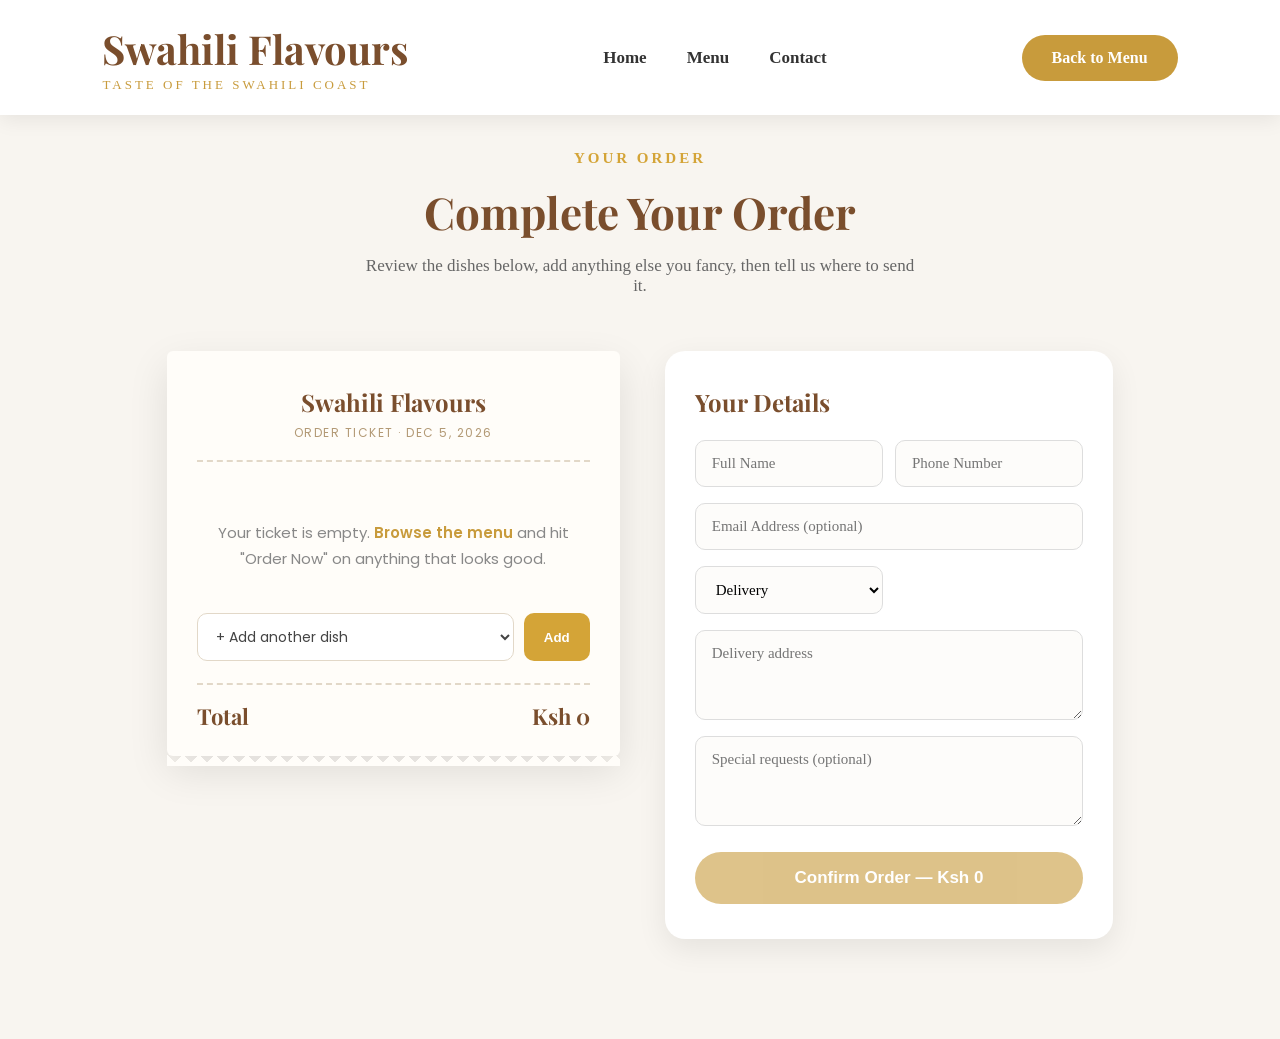
<file: order.html>
<!DOCTYPE html>
<html lang="en">

<head>
    <meta charset="UTF-8">
    <meta name="viewport" content="width=device-width, initial-scale=1.0">

    <title>Your Order — Swahili Flavours</title>

    <!-- Google Fonts -->
    <link rel="preconnect" href="https://fonts.googleapis.com">
    <link rel="preconnect" href="https://fonts.gstatic.com" crossorigin>

    <link href="https://fonts.googleapis.com/css2?family=Playfair+Display:wght@600;700&family=Poppins:wght@300;400;500;600&display=swap" rel="stylesheet">

    <!-- CSS -->
    <link rel="stylesheet" href="style.css">
    <link rel="stylesheet" href="order.css">
</head>

<body>

    <!-- ================= NAVIGATION ================= -->

    <header class="navbar">

        <div class="logo">
            <h2>Swahili Flavours</h2>
            <span>Taste of the Swahili Coast</span>
        </div>

        <nav>
            <ul class="nav-links" id="navLinks">
                <li><a href="index.html">Home</a></li>
                <li><a href="menu.html">Menu</a></li>
                <li><a href="index.html#contact">Contact</a></li>
                <li class="mobile-only-cta"><a href="menu.html">Back to Menu</a></li>
            </ul>
        </nav>

        <a href="menu.html" class="book-btn">Back to Menu</a>

        <button class="hamburger" id="hamburgerBtn" aria-label="Toggle menu" aria-expanded="false">
            <span></span><span></span><span></span>
        </button>

    </header>

    <div class="nav-backdrop" id="navBackdrop"></div>


    <!-- ================= ORDER SECTION ================= -->

    <section class="order-page">

        <div class="order-header">
            <span>YOUR ORDER</span>
            <h1>Complete Your Order</h1>
            <p>Review the dishes below, add anything else you fancy, then tell us where to send it.</p>
        </div>

        <div class="order-grid">

            <!-- ============ ORDER TICKET ============ -->
            <div class="order-ticket">

                <div class="ticket-top">
                    <h3>Swahili Flavours</h3>
                    <span class="ticket-sub">Order Ticket · <span id="ticketDate"></span></span>
                </div>

                <div class="ticket-items" id="ticketItems">
                    <!-- JS injects rows here -->
                </div>

                <p class="ticket-empty" id="ticketEmpty">
                    Your ticket is empty. <a href="menu.html">Browse the menu</a> and hit "Order Now" on anything that looks good.
                </p>

                <div class="add-more">
                    <select id="addItemSelect">
                        <option value="">+ Add another dish</option>
                    </select>
                    <button type="button" id="addItemBtn">Add</button>
                </div>

                <div class="ticket-divider"></div>

                <div class="ticket-total">
                    <span>Total</span>
                    <span id="ticketTotal">Ksh 0</span>
                </div>

            </div>

            <!-- ============ CUSTOMER DETAILS FORM ============ -->
            <form class="order-form" id="orderForm">

                <h3>Your Details</h3>

                <div class="form-row">
                    <input type="text" id="fullName" placeholder="Full Name" required>
                    <input type="tel" id="phone" placeholder="Phone Number" required>
                </div>

                <input type="email" id="email" placeholder="Email Address (optional)">

                <div class="form-row">
                    <select id="orderType">
                        <option value="delivery">Delivery</option>
                        <option value="pickup">Pickup</option>
                        <option value="dinein">Dine-in</option>
                    </select>
                    <input type="text" id="tableNumber" placeholder="Table number" style="display:none;">
                </div>

                <textarea id="addressField" placeholder="Delivery address"></textarea>

                <textarea id="notesField" placeholder="Special requests (optional)"></textarea>

                <button type="submit" class="confirm-btn">
                    Confirm Order — <span id="formTotal">Ksh 0</span>
                </button>

            </form>

        </div>

    </section>


    <!-- ================= LOADING OVERLAY ================= -->
    <div class="overlay" id="loadingOverlay">
        <div class="spinner"></div>
        <p id="loadingText">Firing up the grill…</p>
    </div>

    <!-- ================= SUCCESS OVERLAY ================= -->
    <div class="overlay" id="successOverlay">
        <div class="stamp">✓ Confirmed</div>
        <h2>Order Placed!</h2>
        <p id="successMsg">Thank you! Your order is on its way.</p>
        <p class="redirect-note">Taking you back home…</p>
    </div>

    <script src="nav.js"></script>
    <script src="order.js"></script>

</body>
</html>
</file>
<file: style.css>
/* Reset */

*{
    margin:0;
    padding:0;
    box-sizing:border-box;
}

html{
    overflow-x: hidden;
}

body{
    background: #F8F5F0;
    color: #333;
    overflow-x: hidden;
}

img{
    max-width: 100%;
}
 
 /* ================= NAVIGATION ================= */

.navbar{

    position:fixed;

    top:0;

    left:0;

    width:100%;

    padding:22px 8%;

    display:flex;

    justify-content:space-between;

    align-items:center;

    background:rgba(255,255,255,.96);

    backdrop-filter:blur(15px);

    box-shadow:0 4px 20px rgba(0,0,0,.08);

    z-index:1000;

}

.logo h2{

    color:#7A4E2D;

    font-size:40px;

    font-family:'Playfair Display',serif;

}

.logo span{

    color:#C89B3C;

    font-size:13px;

    letter-spacing:3px;

    text-transform:uppercase;

}

.nav-links{

    display:flex;

    list-style:none;

    gap:40px;

}

.nav-links a{

    color:#333;

    text-decoration:none;

    font-size:17px;

    font-weight:600;

    transition:.3s;

}

.nav-links a:hover{

    color:#C89B3C;

}

.book-btn{

    text-decoration:none;

    color:white;

    background:#C89B3C;

    padding:14px 30px;

    border-radius:40px;

    transition:.3s;

    font-weight:600;

}

.book-btn:hover{

    background:#7A4E2D;

}

/* ================= MOBILE NAV TOGGLE ================= */

.hamburger{
    display:none;
    flex-direction:column;
    justify-content:space-between;
    width:26px;
    height:18px;
    background:none;
    border:none;
    cursor:pointer;
    padding:0;
    z-index:1200;
}

.hamburger span{
    display:block;
    height:3px;
    width:100%;
    background:#7A4E2D;
    border-radius:2px;
    transition:.3s;
}

.hamburger.active span:nth-child(1){
    transform:translateY(7.5px) rotate(45deg);
}

.hamburger.active span:nth-child(2){
    opacity:0;
}

.hamburger.active span:nth-child(3){
    transform:translateY(-7.5px) rotate(-45deg);
}

.nav-backdrop{
    display:none;
    position:fixed;
    inset:0;
    background:rgba(45,27,15,.45);
    z-index:1050;
}

.nav-backdrop.active{
    display:block;
}

.mobile-only-cta{
    display:none;
}

@media (max-width:900px){

    .navbar{
        padding:18px 6%;
    }

    .logo h2{
        font-size:28px;
    }

    .logo span{
        font-size:11px;
    }

    .hamburger{
        display:flex;
    }

    .book-btn{
        display:none;
    }

    .nav-links{
        position:fixed;
        top:0;
        right:-100%;
        width:min(78%,320px);
        height:100vh;
        background:#fffdf9;
        flex-direction:column;
        align-items:flex-start;
        gap:0;
        padding:110px 30px 40px;
        box-shadow:-10px 0 35px rgba(0,0,0,.18);
        transition:right .35s ease;
        z-index:1100;
        overflow-y:auto;
    }

    .nav-links.active{
        right:0;
    }

    .nav-links li{
        width:100%;
        border-bottom:1px solid #eee;
    }

    .nav-links a{
        display:block;
        padding:16px 0;
        font-size:18px;
    }

    .mobile-only-cta{
        display:block;
        margin-top:20px;
        width:100%;
    }

    .mobile-only-cta a{
        display:block;
        text-align:center;
        background:#C89B3C;
        color:#fff;
        padding:14px 0;
        border-radius:30px;
        font-weight:600;
        text-decoration:none;
        border-bottom:none;
    }
}

@media (max-width:400px){

    .logo h2{
        font-size:24px;
    }

    .nav-links{
        width:82%;
        padding:100px 24px 30px;
    }
}

/*==========================
        HERO SECTION
===========================*/

.hero{
    min-height:100vh;
    background:#F8F5F0;
    display:flex;
    align-items:center;
    padding:150px 8% 80px;
}

.hero-content{
    display:flex;
    justify-content:space-between;
    align-items:center;
    gap:80px;
    width:100%;
}

.hero-text{
    flex:1;
}

.hero-text span{
    color:#C89B3C;
    letter-spacing:4px;
    font-weight:600;
    font-size:15px;
}

.hero-text h1{
    font-size:70px;
    color:#6B3E26;
    line-height:1.1;
    margin:20px 0;
}

.hero-text p{
    font-size:20px;
    color:#555;
    line-height:1.8;
    max-width:550px;
    margin-bottom:40px;
}

.hero-image{
    flex:1;
    display:flex;
    justify-content:center;
}

.hero-image img{
    width:100%;
    max-width:550px;
    border-radius:25px;
    box-shadow:0 25px 50px rgba(0,0,0,.2);
    object-fit:cover;
}

.hero-btn{
    display:inline-block;
    background:#C89B3C;
    color:#fff;
    padding:18px 45px;
    border-radius:50px;
    text-decoration:none;
    font-weight:bold;
    transition:.3s;
}

.hero-btn:hover{
    background:#6B3E26;
}


/* ==============================
   SIGNATURE MENU
   ============================== */

.signature-menu {
    padding: 100px 8%;
    background: #f8f4ee;
    text-align: center;
}

/* Menu heading */
.menu-header {
    text-align: center;
    margin-bottom: 45px;
}

.menu-header span {
    display: block;
    color: #d4a437;
    font-size: 16px;
    font-weight: 600;
    letter-spacing: 3px;
    text-transform: uppercase;
}

.menu-header h2 {
    font-size: 50px;
    color: #8b5c38;
    margin: 15px 0;
    font-family: "Playfair Display", serif;
}

.menu-header p {
    max-width: 750px;
    margin: auto;
    color: #666;
    line-height: 1.8;
    font-size: 18px;
}


/* ==============================
   CATEGORY BUTTONS
   ============================== */

.category-buttons {
    display: flex;
    justify-content: center;
    align-items: center;
    gap: 20px;
    margin: 45px 0 70px;
    flex-wrap: wrap;
}

.category-buttons button {
    border: none;
    outline: none;
    background: #d4a437;
    color: white;
    padding: 16px 35px;
    border-radius: 30px;
    font-size: 17px;
    font-weight: 600;
    cursor: pointer;
    transition: all 0.3s ease;
}

.category-buttons button:hover {
    background: #8b5c38;
    transform: translateY(-3px);
}


/* ==============================
   CATEGORY SECTION
   ============================== */

.menu-category {
    max-width: 1250px;
    margin: 0 auto 80px;
}

.menu-category h3 {
    text-align: center;
    font-family: "Playfair Display", serif;
    font-size: 40px;
    color: #8b5c38;
    margin-bottom: 40px;
}


/* ==============================
   MENU GRID
   ============================== */

.menu-grid {
    display: grid;
    grid-template-columns: repeat(3, 1fr);
    gap: 35px;
    align-items: start;
}


/* ==============================
   MENU CARD
   ============================== */

.menu-card {
    background: #ffffff;
    border-radius: 25px;
    overflow: hidden;
    box-shadow: 0 10px 30px rgba(0, 0, 0, 0.08);
    transition: all 0.35s ease;
    text-align: center;
}

.menu-card:hover {
    transform: translateY(-8px);
    box-shadow: 0 18px 40px rgba(0, 0, 0, 0.13);
}


/* Food image */

.menu-card img {
    width: 100%;
    height: 260px;
    object-fit: cover;
    display: block;
}


/* Card title */

.menu-card h4 {
    color: #8b5c38;
    font-family: "Playfair Display", serif;
    font-size: 27px;
    margin: 25px 15px 15px;
}


/* View Details button */

.view-btn {
    border: none;
    background: #d4a437;
    color: white;
    padding: 13px 30px;
    border-radius: 30px;
    font-size: 16px;
    font-weight: 600;
    cursor: pointer;
    margin-bottom: 25px;
    transition: 0.3s ease;
}

.view-btn:hover {
    background: #8b5c38;
    transform: translateY(-2px);
}


/* ==============================
   EXPANDING DETAILS
   ============================== */

.menu-details {
    display: none;
    padding: 0 25px 25px;
    animation: expandMenu 0.3s ease;
}

.menu-details p {
    color: #666;
    font-size: 16px;
    line-height: 1.7;
    margin-bottom: 15px;
}

.menu-details h5 {
    color: #8b5c38;
    font-size: 20px;
    margin: 15px 0;
}


/* Order Now */

.order-btn {
    display: inline-block;
    background: #d4a437;
    color: white;
    text-decoration: none;
    padding: 12px 28px;
    border-radius: 25px;
    font-weight: 600;
    transition: 0.3s ease;
}

.order-btn:hover {
    background: #8b5c38;
    transform: translateY(-2px);
}


/* Animation */

@keyframes expandMenu {
    from {
        opacity: 0;
        transform: translateY(-10px);
    }

    to {
        opacity: 1;
        transform: translateY(0);
    }
}


/* ==============================
   HIDDEN CATEGORIES
   ============================== */

#snacks,
#drinks,
#desserts {
    display: none;
}


/* ==============================
   MOBILE RESPONSIVE
   ============================== */

@media (max-width: 900px) {

    .menu-grid {
        grid-template-columns: repeat(2, 1fr);
    }

}

@media (max-width: 600px) {

    .signature-menu {
        padding: 70px 5%;
    }

    .menu-header h2 {
        font-size: 38px;
    }

    .menu-header p {
        font-size: 16px;
    }

    .category-buttons {
        gap: 10px;
    }

    .category-buttons button {
        padding: 13px 22px;
        font-size: 15px;
    }

    .menu-category h3 {
        font-size: 32px;
    }

    .menu-grid {
        grid-template-columns: 1fr;
    }

    .menu-card img {
        height: 240px;
    }
}
/* ================= ABOUT SECTION ================= */

.about-section {
    display: grid;
    grid-template-columns: 1fr 1fr;
    gap: 70px;
    align-items: center;
    padding: 100px 8%;
    background: #F8F5F0;
}

.about-image img {
    width: 100%;
    height: 500px;
    object-fit: cover;
    border-radius: 30px;
    display: block;
}

.about-text span,
.section-title span {
    color: #C89B3C;
    font-size: 15px;
    font-weight: 600;
    letter-spacing: 4px;
}

.about-text h2 {
    color: #7A4E2D;
    font-family: "Playfair Display", serif;
    font-size: 55px;
    line-height: 1.15;
    margin: 20px 0 30px;
}

.about-text p {
    color: #666;
    font-size: 18px;
    line-height: 1.8;
    margin-bottom: 20px;
}


/* ================= SECTION TITLES ================= */

.section-title {
    text-align: center;
    margin-bottom: 50px;
}

.section-title h2 {
    color: #7A4E2D;
    font-family: "Playfair Display", serif;
    font-size: 45px;
    margin: 15px 0 0;
}


/* ================= GALLERY ================= */

.gallery-section {
    padding: 100px 8%;
    background: #F8F5F0;
}

.gallery-grid {
    display: grid;
    grid-template-columns: repeat(3, 1fr);
    gap: 25px;
}

@media (max-width: 900px) {
    .gallery-grid {
        grid-template-columns: repeat(2, 1fr);
        gap: 18px;
    }
}

.gallery-grid img {
    width: 100%;
    height: 280px;
    object-fit: cover;
    border-radius: 25px;
    display: block;
    transition: 0.3s;
}

.gallery-grid img:hover {
    transform: scale(1.03);
}


/* ================= REVIEWS ================= */

.reviews-section {
    padding: 100px 8%;
    background: #fff;
}

.review-container {
    display: grid;
    grid-template-columns: repeat(3, 1fr);
    gap: 30px;
}

.review-card {
    background: #F8F5F0;
    padding: 35px;
    border-radius: 25px;
    text-align: center;
    box-shadow: 0 10px 30px rgba(0,0,0,0.08);
}

.review-card h3 {
    color: #C89B3C;
    font-size: 25px;
    margin-bottom: 20px;
}

.review-card p {
    color: #666;
    font-size: 17px;
    line-height: 1.7;
}

.review-card h4 {
    color: #7A4E2D;
    margin-top: 20px;
}


/* ================= RESERVATION ================= */

.reservation-section {
    padding: 100px 8%;
    background: #F8F5F0;
}

.booking-form {
    max-width: 900px;
    margin: auto;
    display: grid;
    grid-template-columns: 1fr 1fr;
    gap: 20px;
}

.booking-form input,
.booking-form textarea {
    width: 100%;
    padding: 16px 18px;
    border: 1px solid #ddd;
    border-radius: 10px;
    font-size: 16px;
    font-family: inherit;
    background: white;
    outline: none;
}

.booking-form textarea {
    grid-column: 1 / -1;
    min-height: 150px;
    resize: vertical;
}

.booking-form button {
    grid-column: 1 / -1;
    justify-self: center;
    border: none;
    background: #C89B3C;
    color: white;
    padding: 15px 40px;
    border-radius: 30px;
    font-size: 17px;
    font-weight: 600;
    cursor: pointer;
    transition: 0.3s;
}

.booking-form button:hover {
    background: #7A4E2D;
}


/* ================= CONTACT ================= */

.contact-section {
    padding: 100px 8%;
    background: #fff;
}

.contact-container {
    display: grid;
    grid-template-columns: 1fr 1fr;
    gap: 60px;
    max-width: 1100px;
    margin: auto;
}

.contact-info {
    background: #F8F5F0;
    padding: 40px;
    border-radius: 25px;
}

.contact-info h3,
.contact-form h3 {
    color: #7A4E2D;
    font-family: "Playfair Display", serif;
    font-size: 30px;
    margin-bottom: 20px;
}

.contact-info p {
    color: #666;
    font-size: 17px;
    line-height: 2;
}

.contact-form p {
    color: #666;
    line-height: 1.7;
    margin-bottom: 25px;
}

.contact-form form {
    display: flex;
    flex-direction: column;
    gap: 15px;
}

.input-row {
    display: grid;
    grid-template-columns: 1fr 1fr;
    gap: 15px;
}

.contact-form input,
.contact-form textarea {
    width: 100%;
    padding: 15px;
    border: 1px solid #ddd;
    border-radius: 10px;
    font-size: 16px;
    font-family: inherit;
}

.contact-form textarea {
    height: 130px;
    resize: vertical;
}

.contact-form button {
    width: fit-content;
    background: #C89B3C;
    color: white;
    border: none;
    padding: 14px 30px;
    border-radius: 30px;
    font-size: 16px;
    font-weight: 600;
    cursor: pointer;
}

.contact-form button:hover {
    background: #7A4E2D;
}


/* ================= FOOTER ================= */

.footer {
    background: #7A4E2D;
    color: white;
    text-align: center;
    padding: 60px 8% 30px;
}

.footer h2 {
    font-family: "Playfair Display", serif;
    font-size: 40px;
    margin-bottom: 10px;
}

.footer p {
    font-size: 16px;
    margin-bottom: 25px;
}

.footer-links {
    display: flex;
    flex-wrap: wrap;
    justify-content: center;
    gap: 15px 30px;
    margin: 30px 0;
}

.footer-links a {
    color: white;
    text-decoration: none;
    font-weight: 600;
}

.footer-links a:hover {
    color: #C89B3C;
}

.social {
    display: flex;
    justify-content: center;
    gap: 20px;
    margin-bottom: 30px;
}

.social a {
    text-decoration: none;
    font-size: 24px;
}

.footer hr {
    border: none;
    border-top: 1px solid rgba(255,255,255,0.3);
    margin: 30px 0;
}

.footer .copyright {
    margin: 0;
    font-size: 14px;
}


/* ================= MOBILE ================= */

@media (max-width: 768px) {

    .about-section,
    .contact-container {
        grid-template-columns: 1fr;
    }

    .about-text h2 {
        font-size: 40px;
    }

    .gallery-grid {
        grid-template-columns: 1fr;
    }

    .review-container {
        grid-template-columns: 1fr;
    }

    .booking-form {
        grid-template-columns: 1fr;
    }

    .booking-form textarea,
    .booking-form button {
        grid-column: auto;
    }

    .input-row {
        grid-template-columns: 1fr;
    }

    .reservation-section,
    .contact-section {
        padding: 70px 6%;
    }

    .contact-info,
    .contact-form {
        padding: 28px 25px;
    }

    .section-title h2 {
        font-size: 34px;
    }

}

@media (max-width: 480px) {

    .footer h2 {
        font-size: 30px;
    }

    .footer {
        padding: 50px 6% 25px;
    }

    .about-text h2 {
        font-size: 32px;
    }

    .section-title h2 {
        font-size: 28px;
    }

    .hero-btn {
        padding: 14px 32px;
        font-size: 15px;
    }
}

/* ================================
   FIX MENU CARDS
   ================================ */

.menu-grid {
    display: grid;
    grid-template-columns: repeat(3, 1fr);
    gap: 35px;
    width: 100%;
    max-width: 1200px;
    margin: 0 auto;
}

/* Make every card the same size */
.menu-card {
    width: 100% !important;
    max-width: 100% !important;
    grid-column: auto !important;
    grid-row: auto !important;
    margin: 0 !important;
    box-sizing: border-box;
}

/* Remove any special size from the first card */
.menu-card:first-child {
    grid-column: auto !important;
    width: 100% !important;
    max-width: 100% !important;
}

/* Make all food images the same size */
.menu-card img {
    width: 100%;
    height: 240px;
    object-fit: cover;
    display: block;
}

/* Card appearance */
.menu-card {
    background: #ffffff;
    border-radius: 25px;
    overflow: hidden;
    text-align: center;
    box-shadow: 0 10px 25px rgba(0, 0, 0, 0.08);
}

/* Food name */
.menu-card h4 {
    font-family: "Playfair Display", serif;
    font-size: 28px;
    color: #8B5C38;
    margin: 20px 15px;
}

/* View Details button */
.view-btn {
    background: #D4A437;
    color: white;
    border: none;
    padding: 14px 30px;
    border-radius: 30px;
    font-size: 16px;
    font-weight: 600;
    cursor: pointer;
    margin-bottom: 20px;
}

/* Details section */
.menu-details {
    padding: 0 20px 25px;
}

/* Order button */
.order-btn {
    display: inline-block;
    background: #8B5C38;
    color: white;
    text-decoration: none;
    padding: 12px 25px;
    border-radius: 25px;
    font-weight: 600;
}

/* ================================
   TABLET
   ================================ */

@media (max-width: 900px) {

    .menu-grid {
        grid-template-columns: repeat(2, 1fr);
    }

}

/* ================================
   PHONE
   ================================ */

@media (max-width: 600px) {

    .menu-grid {
        grid-template-columns: 1fr;
    }

    .menu-card img {
        height: 220px;
    }

}
</file>
<file: home.css>
/* ==============================
   HOME HERO
   ============================== */

.home-hero {
    position: relative;
    min-height: 100vh;
    display: flex;
    align-items: center;
    justify-content: center;
    text-align: center;
    padding: 150px 8% 120px;
    background: url("images/hotel.jpg") center/cover no-repeat;
    overflow: hidden;
}

.home-hero-overlay {
    position: absolute;
    inset: 0;
    background: linear-gradient(180deg, rgba(45, 27, 15, 0.72) 0%, rgba(45, 27, 15, 0.55) 55%, rgba(45, 27, 15, 0.82) 100%);
}

.home-hero-content {
    position: relative;
    z-index: 2;
    max-width: 720px;
    color: #fff;
}

.home-hero-badge {
    display: inline-block;
    border: 1px solid rgba(255, 255, 255, 0.5);
    color: #F4E9DA;
    font-size: 13px;
    letter-spacing: 3px;
    text-transform: uppercase;
    padding: 8px 20px;
    border-radius: 30px;
    margin-bottom: 25px;
}

.home-hero-content h1 {
    font-family: "Playfair Display", serif;
    font-size: 68px;
    line-height: 1.12;
    margin-bottom: 25px;
}

.home-hero-content p {
    font-size: 19px;
    line-height: 1.8;
    color: #F4E9DA;
    max-width: 560px;
    margin: 0 auto 40px;
}

.home-hero-ctas {
    display: flex;
    gap: 20px;
    justify-content: center;
    flex-wrap: wrap;
}

.hero-btn-outline {
    background: transparent;
    border: 2px solid #fff;
    color: #fff;
}

.hero-btn-outline:hover {
    background: #fff;
    color: #7A4E2D;
}

.hero-wave {
    position: absolute;
    left: 0;
    bottom: -2px;
    width: 100%;
    height: 90px;
    z-index: 2;
}


/* ==============================
   HIGHLIGHTS STRIP
   ============================== */

.home-highlights {
    background: #F8F5F0;
    display: grid;
    grid-template-columns: repeat(3, 1fr);
    gap: 30px;
    max-width: 1150px;
    margin: -10px auto 0;
    padding: 30px 8% 90px;
}

.highlight-card {
    background: #fffdf9;
    border-radius: 18px;
    padding: 36px 28px;
    text-align: center;
    box-shadow: 0 10px 28px rgba(0, 0, 0, 0.06);
    border-bottom: 3px dashed #e2d8c8;
    transition: transform 0.3s ease;
}

.highlight-card:hover {
    transform: translateY(-6px);
}

.highlight-icon {
    width: 54px;
    height: 54px;
    margin: 0 auto 18px;
    color: #C89B3C;
}

.highlight-icon svg {
    width: 100%;
    height: 100%;
}

.highlight-card h3 {
    font-family: "Playfair Display", serif;
    color: #7A4E2D;
    font-size: 22px;
    margin-bottom: 10px;
}

.highlight-card p {
    color: #666;
    font-size: 15px;
    line-height: 1.7;
}


/* ==============================
   SIGNATURE DISH SPOTLIGHT
   ============================== */

.signature-spotlight {
    display: grid;
    grid-template-columns: 1fr 1fr;
    align-items: center;
    max-width: 1150px;
    margin: 0 auto;
    padding: 40px 8% 110px;
    gap: 70px;
}

.spotlight-image {
    position: relative;
}

.spotlight-image img {
    width: 100%;
    height: 420px;
    object-fit: cover;
    border-radius: 25px;
    clip-path: polygon(0 0, 100% 0, 100% 92%, 0% 100%);
    box-shadow: 0 25px 50px rgba(0, 0, 0, 0.18);
}

.spotlight-text span {
    color: #C89B3C;
    font-size: 15px;
    font-weight: 600;
    letter-spacing: 4px;
}

.spotlight-text h2 {
    font-family: "Playfair Display", serif;
    color: #7A4E2D;
    font-size: 44px;
    margin: 18px 0 22px;
    line-height: 1.15;
}

.spotlight-text p {
    color: #666;
    font-size: 17px;
    line-height: 1.8;
    margin-bottom: 25px;
}

.spotlight-price {
    font-family: "Playfair Display", serif;
    font-size: 26px;
    color: #8b5c38;
    font-weight: 700;
    margin-bottom: 28px;
}


/* ==============================
   RESERVATION OVERLAYS: LOADING + SUCCESS
   ============================== */

.overlay {
    position: fixed;
    inset: 0;
    background: rgba(122, 78, 45, 0.97);
    color: #fff;
    display: none;
    flex-direction: column;
    align-items: center;
    justify-content: center;
    text-align: center;
    z-index: 3000;
    padding: 20px;
}

.overlay.show {
    display: flex;
}

.spinner {
    width: 56px;
    height: 56px;
    border: 5px solid rgba(255, 255, 255, 0.25);
    border-top-color: #fff;
    border-radius: 50%;
    animation: spin 0.9s linear infinite;
    margin-bottom: 25px;
}

@keyframes spin {
    to { transform: rotate(360deg); }
}

.overlay p {
    font-size: 16px;
    max-width: 400px;
    line-height: 1.6;
    color: #f4e9da;
}

.stamp {
    border: 4px solid #C89B3C;
    color: #C89B3C;
    font-family: "Playfair Display", serif;
    font-weight: 700;
    font-size: 22px;
    text-transform: uppercase;
    letter-spacing: 2px;
    padding: 14px 28px;
    border-radius: 12px;
    transform: rotate(-6deg);
    margin-bottom: 25px;
    animation: stampIn 0.4s ease;
}

@keyframes stampIn {
    from {
        opacity: 0;
        transform: rotate(-6deg) scale(1.4);
    }
    to {
        opacity: 1;
        transform: rotate(-6deg) scale(1);
    }
}

.overlay h2 {
    font-family: "Playfair Display", serif;
    font-size: 32px;
    margin-bottom: 12px;
}

.redirect-note {
    margin-top: 14px;
    font-size: 13px;
    letter-spacing: 1px;
    text-transform: uppercase;
    color: #d4a437 !important;
}


/* ==============================
   MOBILE
   ============================== */

@media (max-width: 900px) {

    .home-hero-content h1 {
        font-size: 46px;
    }

    .home-highlights {
        grid-template-columns: 1fr;
        padding: 20px 6% 70px;
    }

    .signature-spotlight {
        grid-template-columns: 1fr;
        gap: 40px;
        padding: 30px 6% 80px;
    }

    .spotlight-image img {
        height: 320px;
    }

    .spotlight-text h2 {
        font-size: 34px;
    }
}

@media (max-width: 600px) {

    .hero-wave {
        height: 55px;
    }

    .home-hero-badge {
        font-size: 12px;
        padding: 7px 16px;
    }

    .home-hero-ctas {
        flex-direction: column;
        align-items: center;
        gap: 14px;
        width: 100%;
    }

    .home-hero-ctas .hero-btn {
        width: 100%;
        max-width: 280px;
        text-align: center;
    }

    .highlight-card {
        padding: 28px 22px;
    }

    .spotlight-image img {
        height: 240px;
        clip-path: none;
        border-radius: 20px;
    }

    .spotlight-text h2 {
        font-size: 28px;
    }

    .spotlight-text p {
        font-size: 15px;
    }
}

@media (max-width: 500px) {

    .home-hero {
        padding: 130px 6% 100px;
    }

    .home-hero-content h1 {
        font-size: 32px;
    }

    .home-hero-content p {
        font-size: 15px;
    }

    .overlay h2 {
        font-size: 26px;
    }

    .overlay p {
        font-size: 15px;
    }

    .stamp {
        font-size: 18px;
        padding: 12px 22px;
    }
}
</file>
<file: order.css>
/* ==============================
   ORDER PAGE
   ============================== */

.order-page {
    max-width: 1100px;
    margin: 0 auto;
    padding: 150px 6% 100px;
}

.order-header {
    text-align: center;
    margin-bottom: 55px;
}

.order-header span {
    display: block;
    color: #d4a437;
    font-size: 15px;
    font-weight: 600;
    letter-spacing: 3px;
    text-transform: uppercase;
}

.order-header h1 {
    font-family: "Playfair Display", serif;
    font-size: 44px;
    color: #7A4E2D;
    margin: 15px 0;
}

.order-header p {
    color: #666;
    font-size: 17px;
    max-width: 550px;
    margin: 0 auto;
}

.order-grid {
    display: grid;
    grid-template-columns: 1fr 1fr;
    gap: 45px;
    align-items: start;
}


/* ==============================
   ORDER TICKET (signature element)
   Styled like a restaurant paper ticket
   ============================== */

.order-ticket {
    background: #fffdf9;
    border-radius: 6px;
    padding: 35px 30px 25px;
    box-shadow: 0 15px 40px rgba(0, 0, 0, 0.1);
    position: relative;
    font-family: "Poppins", sans-serif;
}

/* torn-paper edge at the bottom */
.order-ticket::after {
    content: "";
    position: absolute;
    left: 0;
    right: 0;
    bottom: -10px;
    height: 20px;
    background-image: linear-gradient(-45deg, #fffdf9 8px, transparent 0),
                       linear-gradient(45deg, #fffdf9 8px, transparent 0);
    background-position: bottom left;
    background-size: 16px 20px;
    background-repeat: repeat-x;
}

.ticket-top {
    text-align: center;
    padding-bottom: 18px;
    border-bottom: 2px dashed #e2d8c8;
    margin-bottom: 18px;
}

.ticket-top h3 {
    font-family: "Playfair Display", serif;
    color: #7A4E2D;
    font-size: 24px;
}

.ticket-sub {
    display: block;
    margin-top: 6px;
    font-size: 12px;
    letter-spacing: 1.5px;
    text-transform: uppercase;
    color: #b39a76;
}

.ticket-items {
    display: flex;
    flex-direction: column;
    gap: 16px;
    min-height: 20px;
}

.ticket-empty {
    text-align: center;
    color: #888;
    font-size: 15px;
    line-height: 1.7;
    padding: 20px 10px;
}

.ticket-empty a {
    color: #C89B3C;
    font-weight: 600;
    text-decoration: none;
}

.ticket-empty a:hover {
    text-decoration: underline;
}

.ticket-row {
    display: grid;
    grid-template-columns: 1fr auto auto;
    align-items: center;
    gap: 12px;
    font-size: 15px;
    color: #444;
}

.ticket-row .item-name {
    font-weight: 500;
}

.ticket-row .item-price {
    color: #8b5c38;
    font-weight: 600;
    white-space: nowrap;
}

.qty-control {
    display: flex;
    align-items: center;
    gap: 8px;
}

.qty-control button {
    width: 24px;
    height: 24px;
    border-radius: 50%;
    border: 1px solid #d4a437;
    background: #fff;
    color: #8b5c38;
    font-size: 14px;
    line-height: 1;
    cursor: pointer;
    display: flex;
    align-items: center;
    justify-content: center;
    transition: 0.2s;
}

.qty-control button:hover {
    background: #d4a437;
    color: #fff;
}

.qty-control .qty-value {
    min-width: 16px;
    text-align: center;
    font-weight: 600;
}

.remove-item {
    border: none;
    background: none;
    color: #b34747;
    font-size: 18px;
    line-height: 1;
    cursor: pointer;
    padding: 0 2px;
}

.remove-item:hover {
    color: #7c1f1f;
}

.add-more {
    display: flex;
    gap: 10px;
    margin-top: 22px;
}

.add-more select {
    flex: 1;
    padding: 12px 14px;
    border: 1px solid #e2d8c8;
    border-radius: 10px;
    font-family: inherit;
    font-size: 14px;
    background: #fff;
    color: #444;
}

.add-more button {
    border: none;
    background: #d4a437;
    color: white;
    padding: 12px 20px;
    border-radius: 10px;
    font-weight: 600;
    cursor: pointer;
    transition: 0.3s;
}

.add-more button:hover {
    background: #8b5c38;
}

.ticket-divider {
    border-top: 2px dashed #e2d8c8;
    margin: 22px 0 16px;
}

.ticket-total {
    display: flex;
    justify-content: space-between;
    align-items: center;
    font-family: "Playfair Display", serif;
    font-size: 22px;
    color: #7A4E2D;
    font-weight: 700;
}


/* ==============================
   ORDER FORM
   ============================== */

.order-form {
    background: #fff;
    border-radius: 20px;
    padding: 35px 30px;
    box-shadow: 0 10px 30px rgba(0, 0, 0, 0.08);
    display: flex;
    flex-direction: column;
    gap: 16px;
}

.order-form h3 {
    font-family: "Playfair Display", serif;
    color: #7A4E2D;
    font-size: 24px;
    margin-bottom: 6px;
}

.order-form input,
.order-form select,
.order-form textarea {
    width: 100%;
    padding: 14px 16px;
    border: 1px solid #ddd;
    border-radius: 10px;
    font-size: 15px;
    font-family: inherit;
    outline: none;
    background: #fdfcfa;
}

.order-form input:focus,
.order-form select:focus,
.order-form textarea:focus {
    border-color: #d4a437;
}

.order-form textarea {
    min-height: 90px;
    resize: vertical;
}

.form-row {
    display: grid;
    grid-template-columns: 1fr 1fr;
    gap: 12px;
}

.confirm-btn {
    margin-top: 10px;
    border: none;
    background: #C89B3C;
    color: white;
    padding: 16px 30px;
    border-radius: 30px;
    font-size: 17px;
    font-weight: 600;
    cursor: pointer;
    transition: 0.3s;
}

.confirm-btn:hover {
    background: #7A4E2D;
}

.confirm-btn:disabled {
    opacity: 0.6;
    cursor: not-allowed;
}


/* ==============================
   OVERLAYS: LOADING + SUCCESS
   ============================== */

.overlay {
    position: fixed;
    inset: 0;
    background: rgba(122, 78, 45, 0.97);
    color: #fff;
    display: none;
    flex-direction: column;
    align-items: center;
    justify-content: center;
    text-align: center;
    z-index: 3000;
    padding: 20px;
}

.overlay.show {
    display: flex;
}

.spinner {
    width: 56px;
    height: 56px;
    border: 5px solid rgba(255, 255, 255, 0.25);
    border-top-color: #fff;
    border-radius: 50%;
    animation: spin 0.9s linear infinite;
    margin-bottom: 25px;
}

@keyframes spin {
    to { transform: rotate(360deg); }
}

#loadingText {
    font-size: 18px;
    letter-spacing: 0.5px;
}

.stamp {
    border: 4px solid #C89B3C;
    color: #C89B3C;
    font-family: "Playfair Display", serif;
    font-weight: 700;
    font-size: 22px;
    text-transform: uppercase;
    letter-spacing: 2px;
    padding: 14px 28px;
    border-radius: 12px;
    transform: rotate(-6deg);
    margin-bottom: 25px;
    animation: stampIn 0.4s ease;
}

@keyframes stampIn {
    from {
        opacity: 0;
        transform: rotate(-6deg) scale(1.4);
    }
    to {
        opacity: 1;
        transform: rotate(-6deg) scale(1);
    }
}

.overlay h2 {
    font-family: "Playfair Display", serif;
    font-size: 32px;
    margin-bottom: 12px;
}

.overlay p {
    font-size: 16px;
    max-width: 400px;
    line-height: 1.6;
    color: #f4e9da;
}

.redirect-note {
    margin-top: 14px;
    font-size: 13px;
    letter-spacing: 1px;
    text-transform: uppercase;
    color: #d4a437 !important;
}


/* ==============================
   MOBILE
   ============================== */

@media (max-width: 800px) {

    .order-page {
        padding: 130px 6% 70px;
    }

    .order-grid {
        grid-template-columns: 1fr;
    }

    .order-header h1 {
        font-size: 34px;
    }

    .order-ticket {
        padding: 28px 22px 22px;
    }

    .order-form {
        padding: 28px 22px;
    }
}

@media (max-width: 600px) {

    .add-more {
        flex-direction: column;
    }

    .add-more button {
        width: 100%;
    }

    .qty-control button {
        width: 30px;
        height: 30px;
        font-size: 16px;
    }

    .remove-item {
        font-size: 20px;
        padding: 4px 6px;
    }
}

@media (max-width: 480px) {

    .form-row {
        grid-template-columns: 1fr;
    }

    .ticket-row {
        grid-template-columns: 1fr auto;
        row-gap: 6px;
    }

    .ticket-row .item-price {
        grid-column: 2;
        grid-row: 1;
    }

    .qty-control {
        grid-column: 1 / span 2;
        grid-row: 2;
    }

    .order-header h1 {
        font-size: 28px;
    }

    .order-header p {
        font-size: 15px;
    }

    .overlay h2 {
        font-size: 26px;
    }

    .overlay p {
        font-size: 15px;
    }

    .stamp {
        font-size: 18px;
        padding: 12px 22px;
    }
}
</file>
